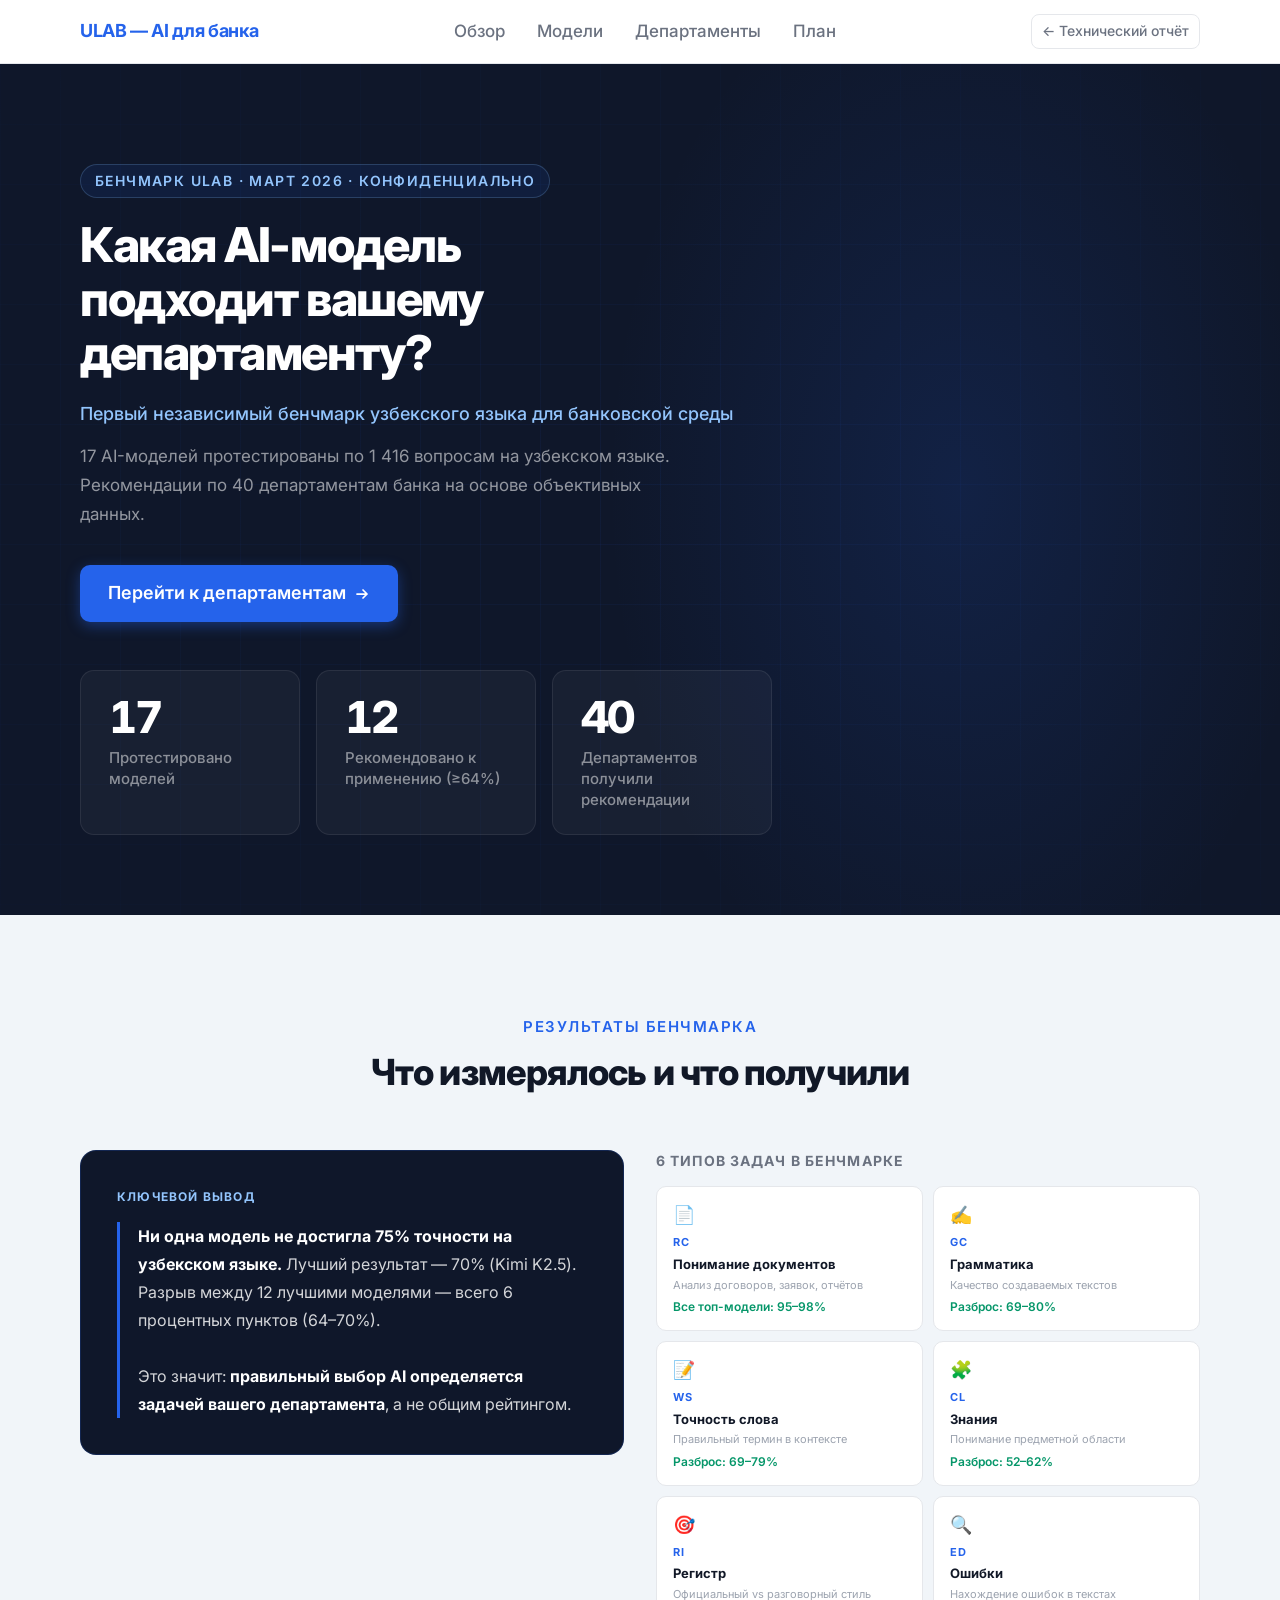
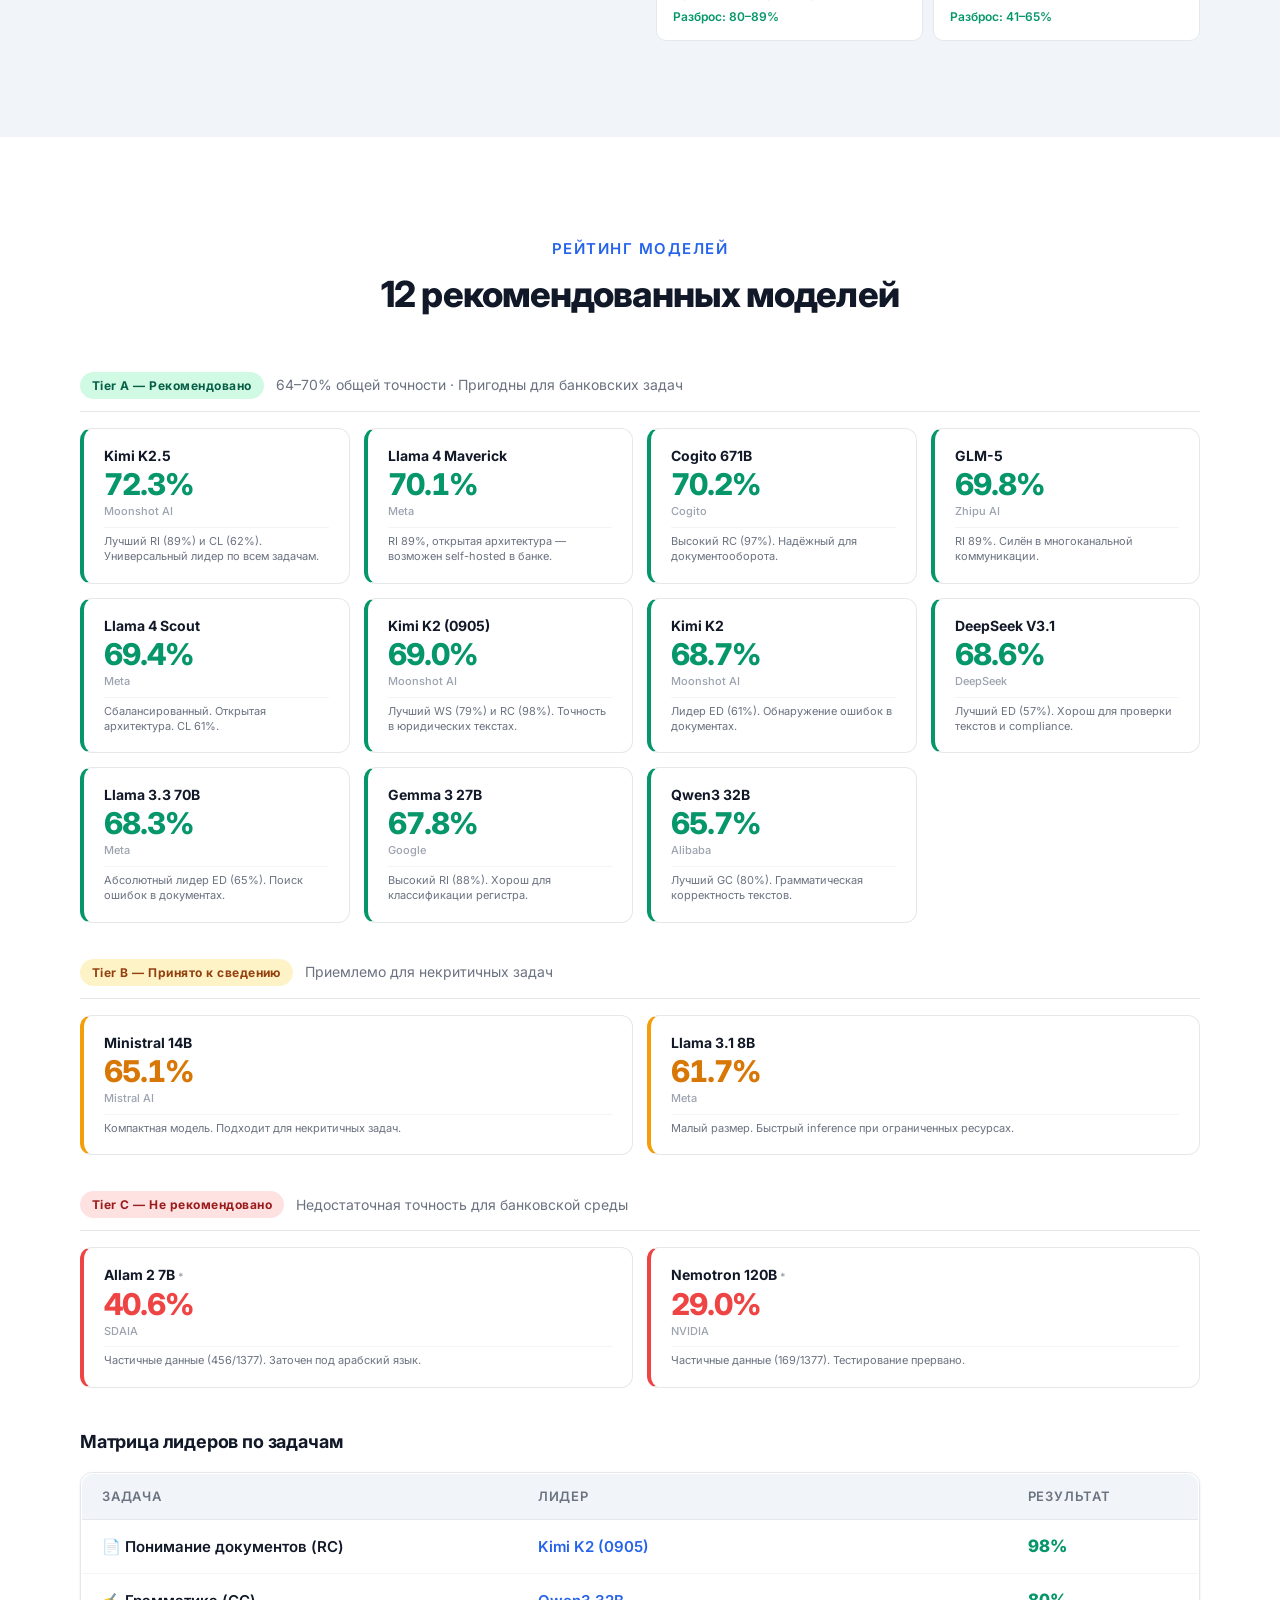
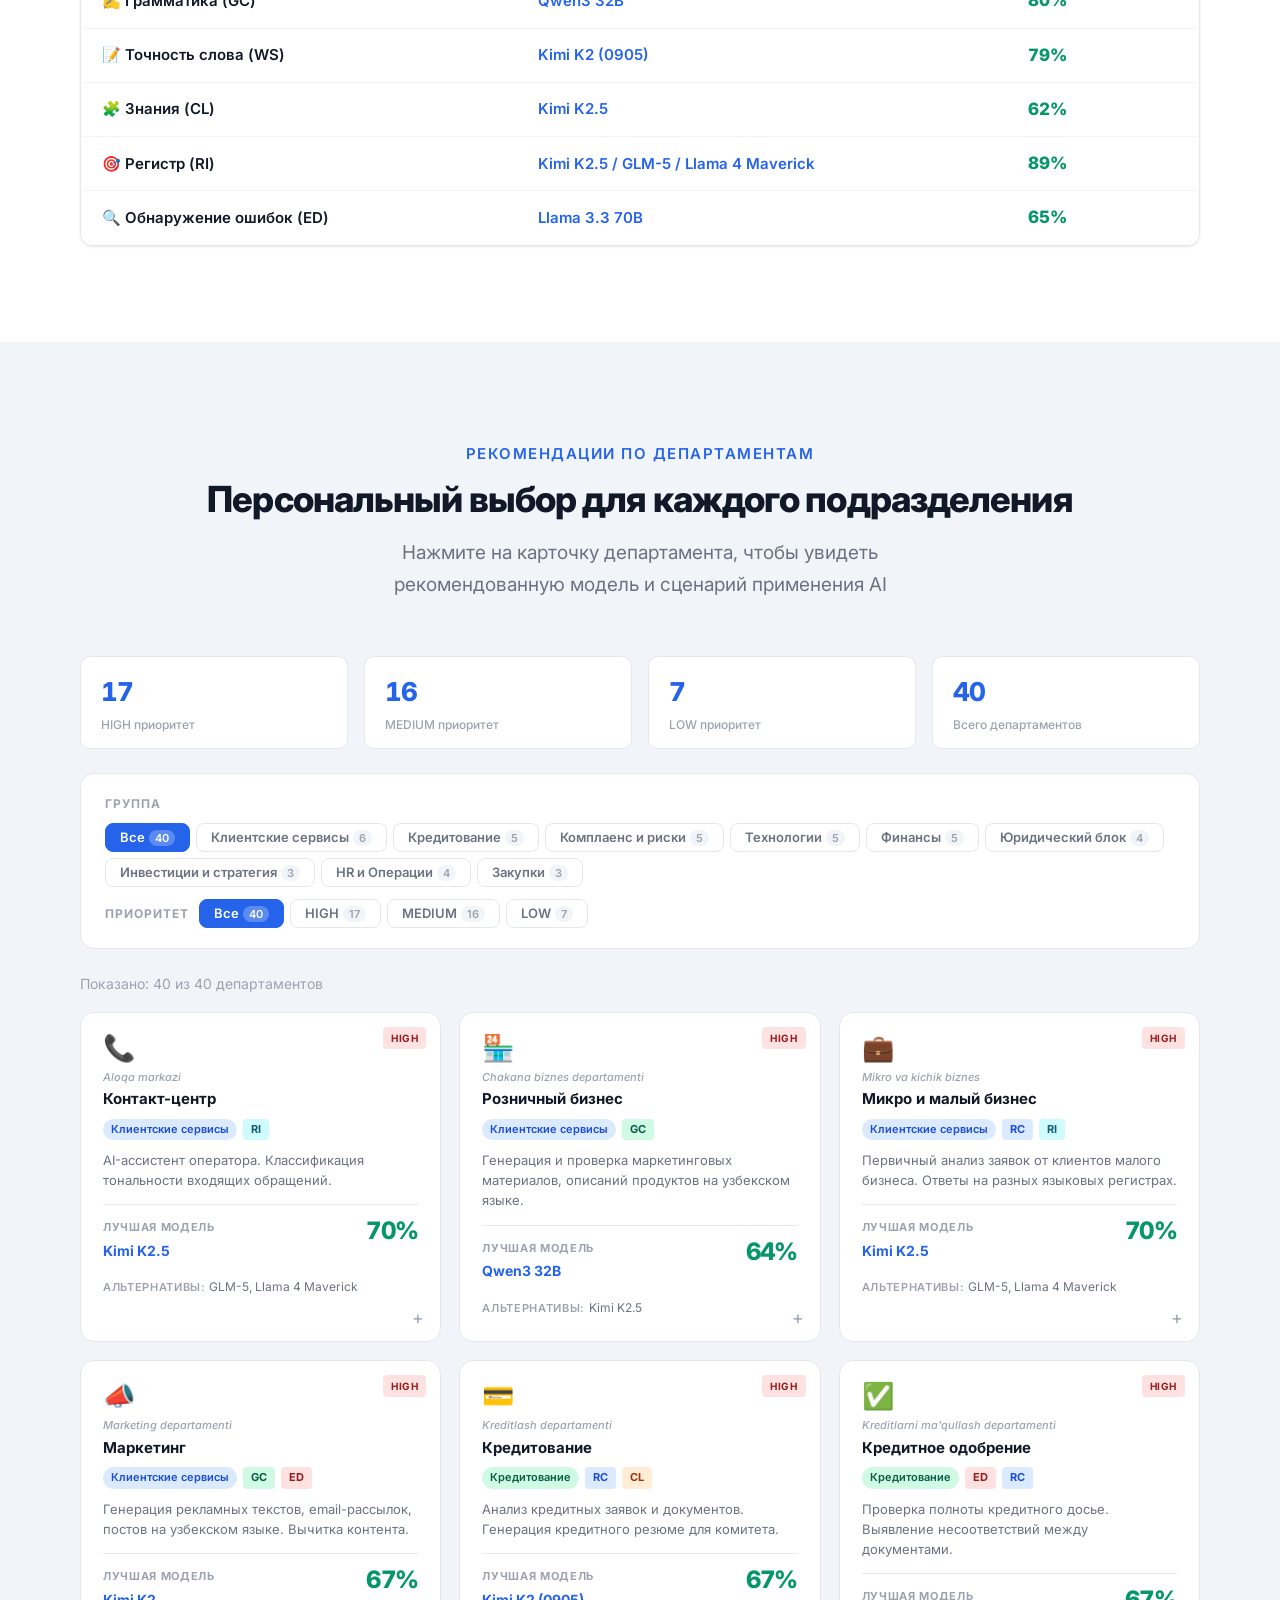
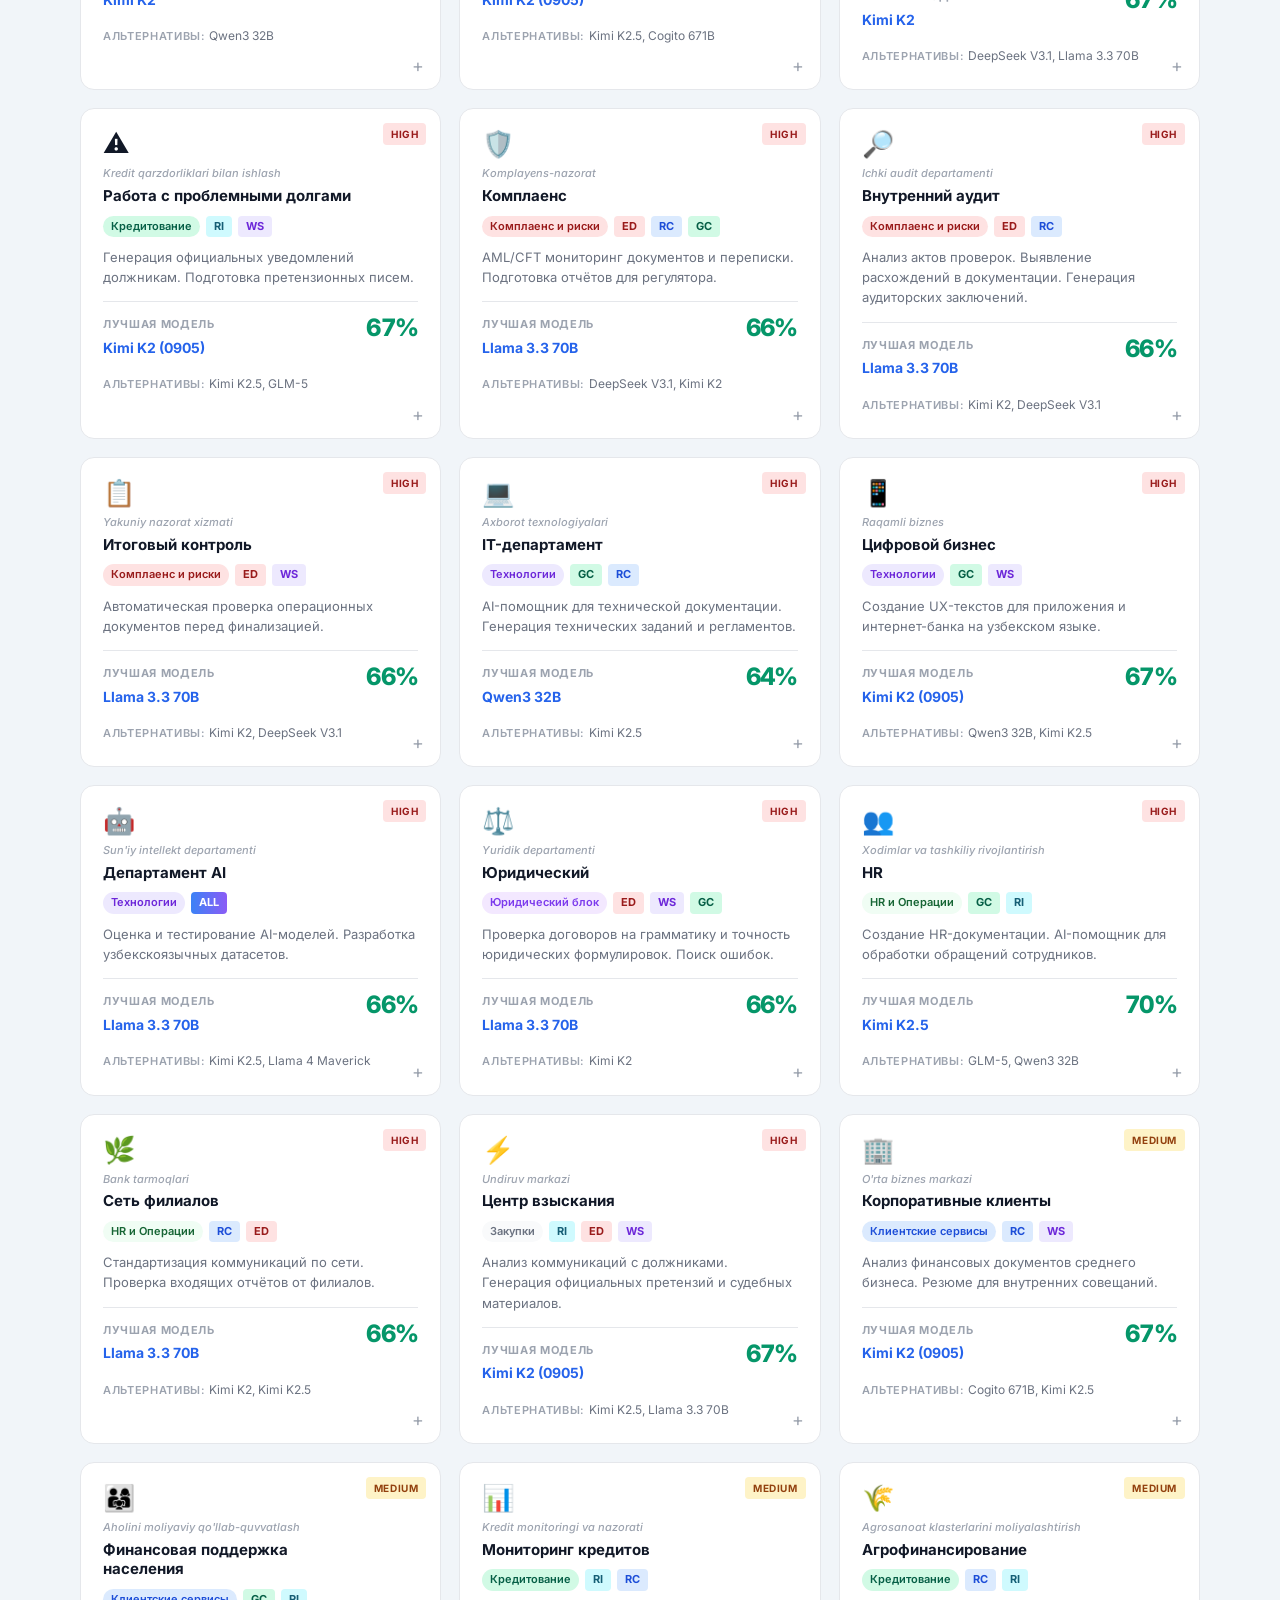
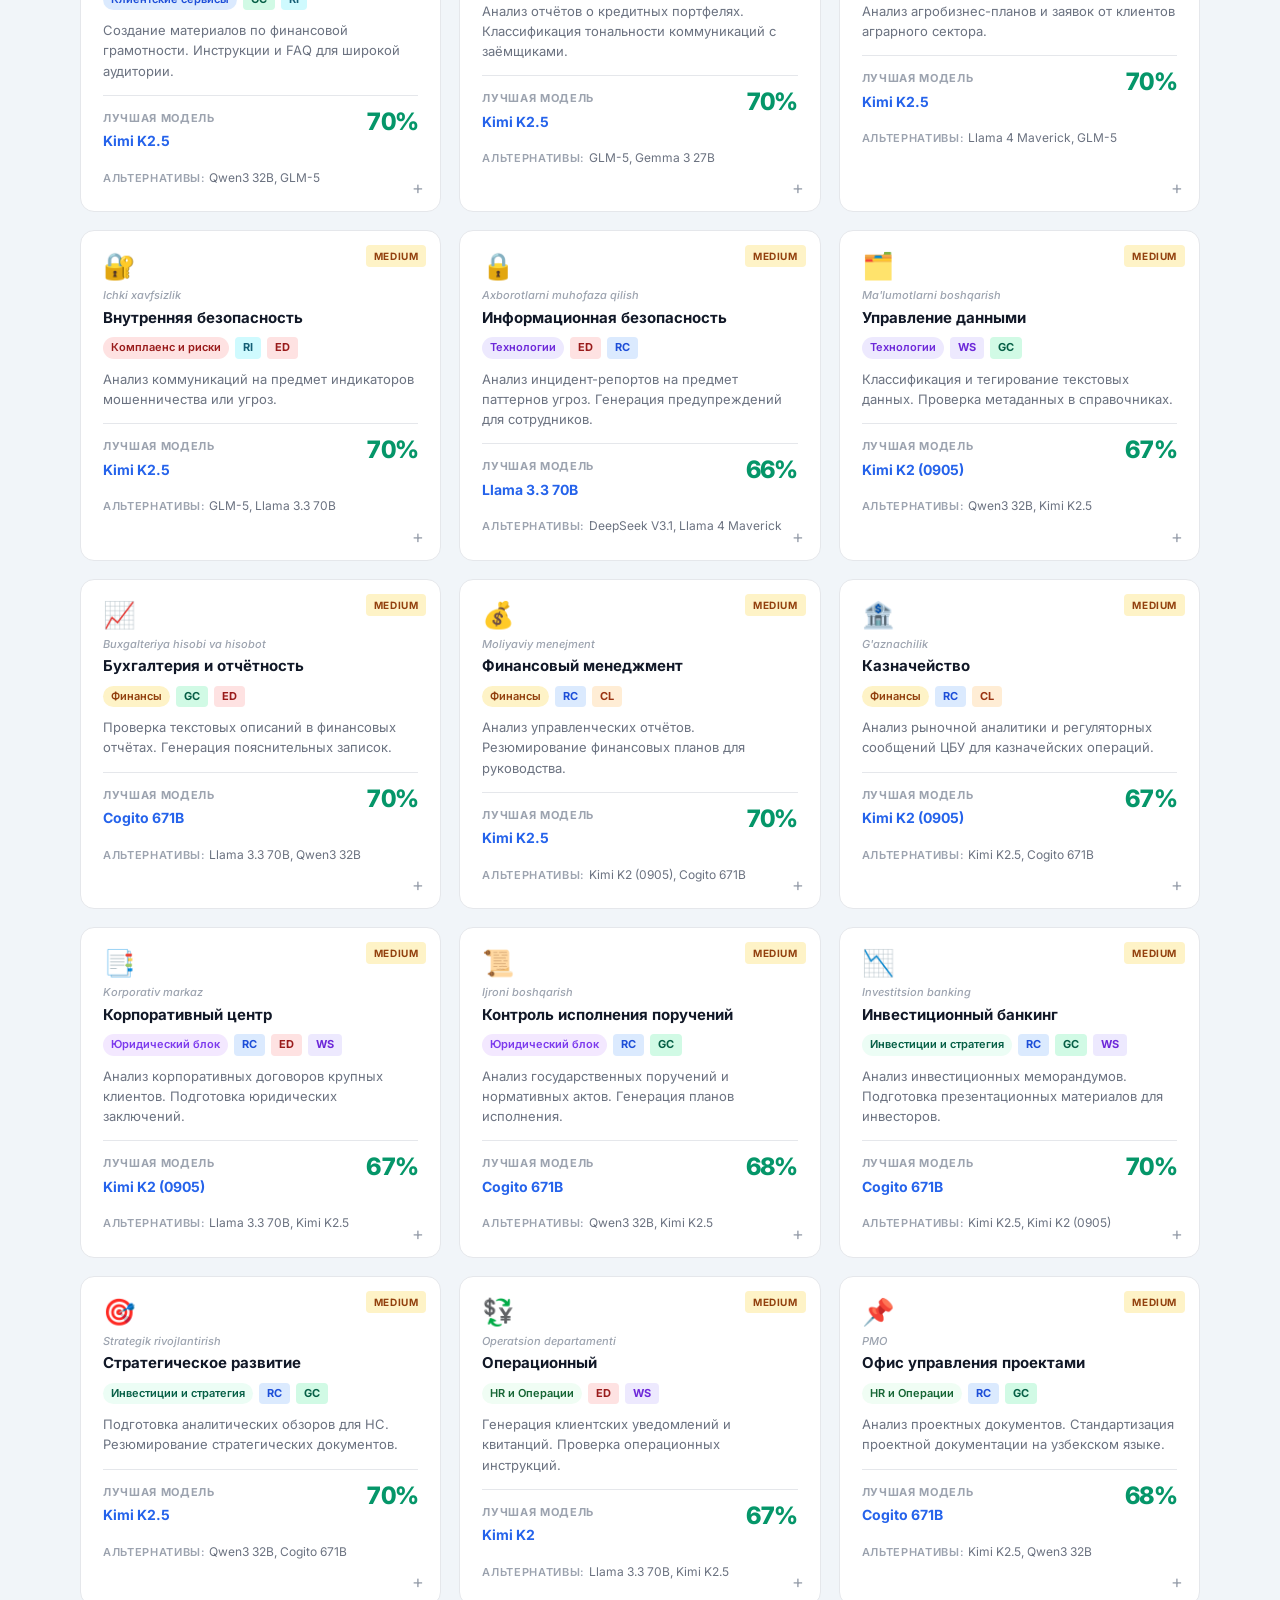
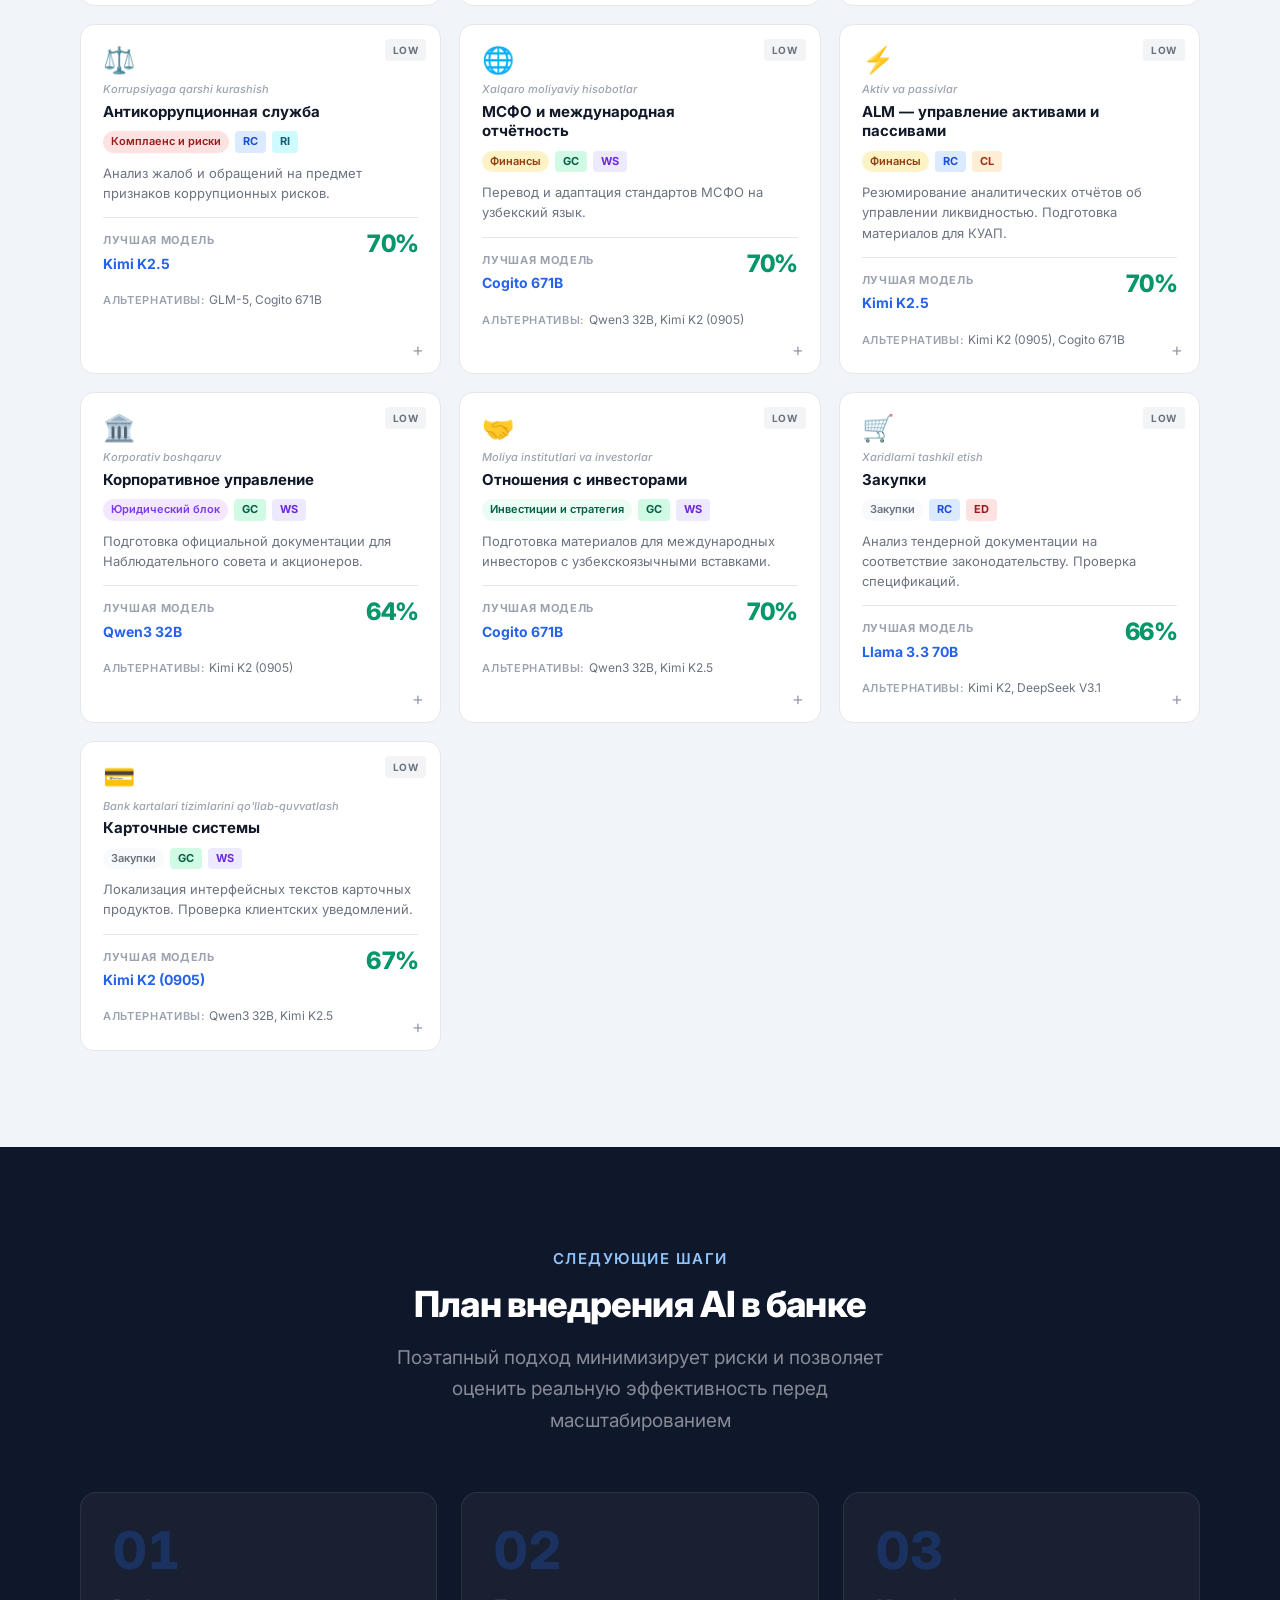
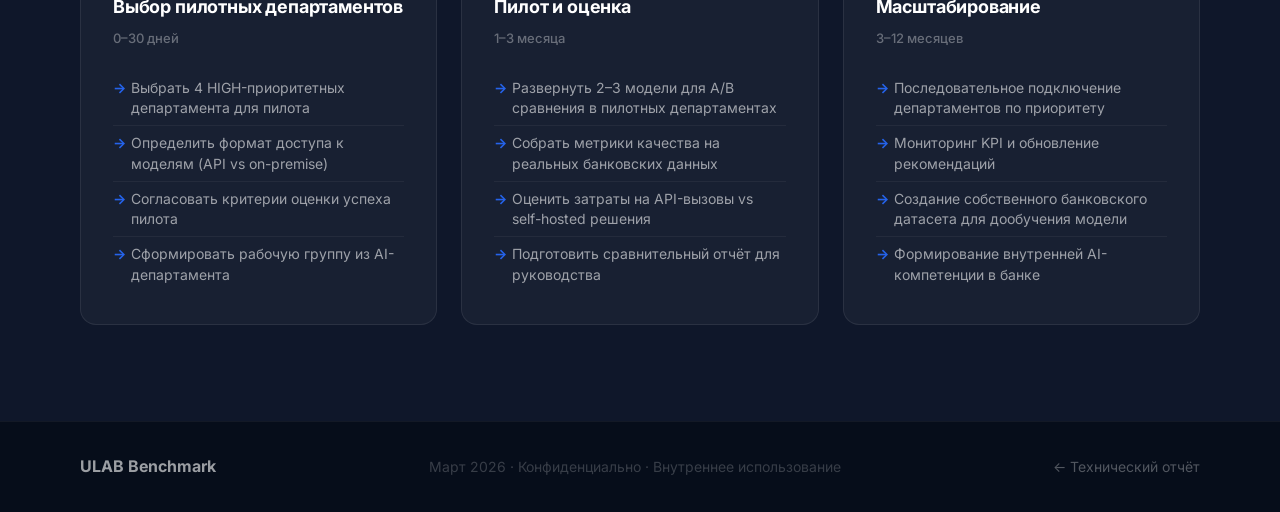
<file: exec.html>
<!DOCTYPE html>
<html lang="ru">
<head>
  <meta charset="UTF-8">
  <meta name="viewport" content="width=device-width, initial-scale=1.0">
  <title>ULAB — AI-модели для департаментов банка</title>
  <link rel="preconnect" href="https://fonts.googleapis.com">
  <link rel="preconnect" href="https://fonts.gstatic.com" crossorigin>
  <link href="https://fonts.googleapis.com/css2?family=Inter:ital,opsz,wght@0,14..32,400;0,14..32,500;0,14..32,600;0,14..32,700;0,14..32,800;1,14..32,400&display=swap" rel="stylesheet">
  <link rel="stylesheet" href="style.css">
  <style>
    /* ============================================================ */
    /* EXECUTIVE PAGE — ADDITIONAL STYLES */
    /* ============================================================ */

    /* Back link in header */
    .header-back {
      display: flex;
      align-items: center;
      gap: 6px;
      font-size: 14px;
      font-weight: 500;
      color: var(--text-secondary);
      text-decoration: none;
      padding: 5px 10px;
      border-radius: 8px;
      border: 1px solid var(--border);
      transition: color 0.15s, border-color 0.15s, background 0.15s;
      white-space: nowrap;
      flex-shrink: 0;
    }
    .header-back:hover {
      color: var(--primary);
      border-color: var(--primary-light);
      background: var(--primary-light);
    }

    /* ============================================================ */
    /* HERO (exec variant) */
    /* ============================================================ */
    .exec-hero {
      position: relative;
      background: var(--dark);
      overflow: hidden;
      padding: 100px 0 80px;
    }
    .exec-hero-bg {
      position: absolute;
      inset: 0;
      background-image:
        linear-gradient(rgba(37, 99, 235, 0.07) 1px, transparent 1px),
        linear-gradient(90deg, rgba(37, 99, 235, 0.07) 1px, transparent 1px);
      background-size: 60px 60px;
      mask-image: radial-gradient(ellipse 90% 80% at 50% 50%, black, transparent);
      -webkit-mask-image: radial-gradient(ellipse 90% 80% at 50% 50%, black, transparent);
    }
    .exec-hero-glow {
      position: absolute;
      top: -20%;
      right: -5%;
      width: 60%;
      height: 140%;
      background: radial-gradient(ellipse at center, rgba(37, 99, 235, 0.14) 0%, transparent 65%);
      pointer-events: none;
    }
    .exec-hero-inner {
      position: relative;
      z-index: 1;
    }
    .exec-hero-eyebrow {
      display: inline-flex;
      align-items: center;
      font-size: 14px;
      font-weight: 600;
      color: var(--primary-mid);
      letter-spacing: 0.1em;
      text-transform: uppercase;
      margin-bottom: 20px;
      padding: 5px 14px;
      border: 1px solid rgba(147, 197, 253, 0.2);
      border-radius: 20px;
      background: rgba(37, 99, 235, 0.1);
    }
    .exec-hero-title {
      font-size: 48px;
      font-weight: 800;
      color: #FFFFFF;
      line-height: 1.12;
      letter-spacing: -0.03em;
      margin-bottom: 20px;
      max-width: 700px;
    }
    .exec-hero-subtitle {
      font-size: 18px;
      font-weight: 500;
      color: var(--primary-mid);
      margin-bottom: 14px;
    }
    .exec-hero-description {
      font-size: 17px;
      color: rgba(255, 255, 255, 0.55);
      line-height: 1.7;
      max-width: 600px;
      margin-bottom: 36px;
    }
    .exec-hero-stats {
      display: grid;
      grid-template-columns: repeat(3, 220px);
      gap: 16px;
      margin-top: 48px;
    }
    .exec-stat-card {
      background: rgba(255, 255, 255, 0.04);
      border: 1px solid rgba(255, 255, 255, 0.08);
      border-radius: 14px;
      padding: 24px 28px;
      transition: border-color 0.2s, background 0.2s;
    }
    .exec-stat-card:hover {
      border-color: rgba(59, 130, 246, 0.3);
      background: rgba(37, 99, 235, 0.08);
    }
    .exec-stat-number {
      font-size: 44px;
      font-weight: 800;
      color: #FFFFFF;
      letter-spacing: -0.04em;
      line-height: 1;
      margin-bottom: 8px;
      font-variant-numeric: tabular-nums;
    }
    .exec-stat-label {
      font-size: 15px;
      font-weight: 500;
      color: rgba(255, 255, 255, 0.5);
      line-height: 1.4;
    }

    /* ============================================================ */
    /* OVERVIEW SECTION */
    /* ============================================================ */
    .overview-grid {
      display: grid;
      grid-template-columns: 1fr 1fr;
      gap: 32px;
      align-items: start;
    }
    .insight-card {
      background: #0F172A;
      border: 1px solid rgba(37, 99, 235, 0.2);
      color: white;
      border-radius: 16px;
      padding: 36px;
    }
    .insight-card-eyebrow {
      font-size: 12px;
      font-weight: 700;
      letter-spacing: 0.1em;
      text-transform: uppercase;
      color: var(--primary-mid);
      margin-bottom: 16px;
    }
    .insight-card blockquote {
      font-size: 16px;
      line-height: 1.75;
      color: rgba(255, 255, 255, 0.82);
      font-style: normal;
      border-left: 3px solid var(--primary);
      padding-left: 18px;
      margin: 0;
    }
    .insight-card blockquote strong {
      color: #fff;
    }
    .task-types-header {
      font-size: 14px;
      font-weight: 700;
      color: var(--text-secondary);
      text-transform: uppercase;
      letter-spacing: 0.08em;
      margin-bottom: 14px;
    }
    .task-types-grid {
      display: grid;
      grid-template-columns: 1fr 1fr;
      gap: 10px;
    }
    .task-type-card {
      background: white;
      border: 1px solid var(--border);
      border-radius: 10px;
      padding: 14px 16px;
      transition: border-color 0.15s, box-shadow 0.15s;
    }
    .task-type-card:hover {
      border-color: var(--primary-light);
      box-shadow: 0 2px 10px rgba(37, 99, 235, 0.08);
    }
    .task-type-icon { font-size: 18px; margin-bottom: 4px; }
    .task-type-code {
      font-size: 11px;
      font-weight: 700;
      color: var(--primary);
      letter-spacing: 0.08em;
      text-transform: uppercase;
    }
    .task-type-name {
      font-size: 13px;
      font-weight: 700;
      color: var(--text);
      margin: 2px 0 3px;
    }
    .task-type-desc {
      font-size: 11px;
      color: var(--text-muted);
      margin-bottom: 4px;
      line-height: 1.4;
    }
    .task-type-range {
      font-size: 12px;
      font-weight: 600;
      color: var(--success);
    }

    /* ============================================================ */
    /* MODELS SECTION */
    /* ============================================================ */
    .model-tier { margin-bottom: 36px; }
    .tier-header {
      display: flex;
      align-items: center;
      gap: 12px;
      margin-bottom: 16px;
      padding-bottom: 12px;
      border-bottom: 1px solid var(--border);
    }
    .tier-badge {
      font-size: 12px;
      font-weight: 700;
      padding: 4px 12px;
      border-radius: 20px;
      letter-spacing: 0.04em;
    }
    .tier-a { background: #D1FAE5; color: #065F46; }
    .tier-b { background: #FEF3C7; color: #92400E; }
    .tier-c { background: #FEE2E2; color: #991B1B; }
    .tier-desc {
      font-size: 14px;
      color: var(--text-secondary);
      font-weight: 400;
    }
    .models-grid {
      display: grid;
      grid-template-columns: repeat(4, 1fr);
      gap: 14px;
    }
    .models-grid--small {
      grid-template-columns: repeat(2, 1fr);
    }
    .model-card {
      background: white;
      border: 1px solid var(--border);
      border-radius: 12px;
      padding: 18px 20px;
      border-left: 4px solid #059669;
      transition: box-shadow 0.2s, transform 0.2s;
    }
    .model-card:hover {
      box-shadow: 0 4px 16px rgba(0,0,0,0.08);
      transform: translateY(-2px);
    }
    .model-card--b { border-left-color: #F59E0B; }
    .model-card--c { border-left-color: #EF4444; }
    .model-card-name {
      font-size: 14px;
      font-weight: 700;
      color: var(--text);
      margin-bottom: 4px;
      line-height: 1.3;
    }
    .model-card-score {
      font-size: 30px;
      font-weight: 800;
      color: #059669;
      letter-spacing: -0.03em;
      line-height: 1;
      margin-bottom: 4px;
      font-variant-numeric: tabular-nums;
    }
    .model-card-score--b { color: #D97706; }
    .model-card-score--c { color: #EF4444; }
    .model-card-provider {
      font-size: 11px;
      color: var(--text-muted);
      font-weight: 500;
      margin-bottom: 6px;
    }
    .model-card-strength {
      font-size: 11px;
      color: var(--text-secondary);
      line-height: 1.4;
      padding-top: 6px;
      border-top: 1px solid var(--border-light);
    }

    /* Task leaders table */
    .leaders-table-wrap {
      margin-top: 40px;
    }
    .leaders-table-title {
      font-size: 18px;
      font-weight: 700;
      color: var(--text);
      margin-bottom: 16px;
      letter-spacing: -0.01em;
    }
    .leaders-table {
      width: 100%;
      border-collapse: collapse;
      font-size: 15px;
      background: white;
      border-radius: 12px;
      overflow: hidden;
      border: 1px solid var(--border);
    }
    .leaders-table thead tr {
      background: var(--bg-gray);
    }
    .leaders-table th {
      padding: 12px 20px;
      font-size: 13px;
      font-weight: 600;
      color: var(--text-secondary);
      text-transform: uppercase;
      letter-spacing: 0.06em;
      text-align: left;
      border-bottom: 1px solid var(--border);
    }
    .leaders-table td {
      padding: 13px 20px;
      border-bottom: 1px solid var(--border-light);
      color: var(--text);
    }
    .leaders-table tbody tr:last-child td { border-bottom: none; }
    .leaders-table tbody tr:hover { background: var(--bg-secondary); }
    .leaders-table .td-task { font-weight: 600; color: var(--text); }
    .leaders-table .td-model { color: var(--primary); font-weight: 600; }
    .leaders-table .td-score { font-weight: 800; color: #059669; font-size: 17px; font-variant-numeric: tabular-nums; }

    /* ============================================================ */
    /* FILTER BAR */
    /* ============================================================ */
    .filter-section {
      background: white;
      border: 1px solid var(--border);
      border-radius: 14px;
      padding: 20px 24px;
      margin-bottom: 24px;
    }
    .filter-row {
      display: flex;
      align-items: center;
      gap: 10px;
      flex-wrap: wrap;
    }
    .filter-row + .filter-row { margin-top: 12px; }
    .filter-label {
      font-size: 12px;
      font-weight: 700;
      color: var(--text-muted);
      text-transform: uppercase;
      letter-spacing: 0.08em;
      white-space: nowrap;
      min-width: 80px;
    }
    .filter-bar { display: flex; flex-wrap: wrap; gap: 6px; }
    .filter-btn {
      font-size: 13px;
      font-weight: 600;
      padding: 5px 14px;
      border-radius: 8px;
      border: 1.5px solid var(--border);
      background: white;
      cursor: pointer;
      transition: all 0.15s;
      color: var(--text-secondary);
      font-family: inherit;
    }
    .filter-btn:hover {
      border-color: var(--primary);
      color: var(--primary);
    }
    .filter-btn.active {
      background: var(--primary);
      border-color: var(--primary);
      color: white;
    }
    .filter-btn .count {
      display: inline-block;
      font-size: 11px;
      background: rgba(255,255,255,0.25);
      border-radius: 20px;
      padding: 1px 6px;
      margin-left: 4px;
    }
    .filter-btn:not(.active) .count {
      background: var(--bg-gray);
      color: var(--text-muted);
    }

    /* Stats row above cards */
    .dept-stats-row {
      display: flex;
      gap: 16px;
      margin-bottom: 24px;
    }
    .dept-stat {
      background: white;
      border: 1px solid var(--border);
      border-radius: 10px;
      padding: 14px 20px;
      flex: 1;
    }
    .dept-stat-num {
      font-size: 26px;
      font-weight: 800;
      color: var(--primary);
      letter-spacing: -0.03em;
      font-variant-numeric: tabular-nums;
    }
    .dept-stat-label {
      font-size: 12px;
      color: var(--text-muted);
      font-weight: 500;
      margin-top: 2px;
    }
    .results-count {
      font-size: 14px;
      color: var(--text-muted);
      margin-bottom: 16px;
    }

    /* ============================================================ */
    /* DEPARTMENT CARDS */
    /* ============================================================ */
    .dept-grid {
      display: grid;
      grid-template-columns: repeat(3, 1fr);
      gap: 18px;
    }
    .dept-card {
      background: white;
      border: 1px solid var(--border);
      border-radius: 14px;
      padding: 22px 22px 20px;
      cursor: pointer;
      transition: border-color 0.2s, box-shadow 0.2s, transform 0.2s;
      position: relative;
    }
    .dept-card:hover {
      border-color: var(--primary);
      box-shadow: 0 4px 20px rgba(37, 99, 235, 0.1);
      transform: translateY(-2px);
    }
    .dept-card.expanded {
      border-color: var(--primary);
      background: #F8FAFF;
    }

    /* Priority badge */
    .priority-badge {
      position: absolute;
      top: 14px;
      right: 14px;
      font-size: 10px;
      font-weight: 700;
      padding: 3px 8px;
      border-radius: 4px;
      letter-spacing: 0.06em;
      text-transform: uppercase;
    }
    .priority-high   { background: #FEE2E2; color: #991B1B; }
    .priority-medium { background: #FEF3C7; color: #92400E; }
    .priority-low    { background: #F3F4F6; color: #6B7280; }

    /* Card content */
    .dept-icon { font-size: 26px; margin-bottom: 8px; line-height: 1; }
    .dept-name-uz {
      font-size: 11px;
      color: var(--text-muted);
      font-weight: 500;
      margin-bottom: 3px;
      font-style: italic;
    }
    .dept-name-ru {
      font-size: 15px;
      font-weight: 700;
      color: var(--text);
      margin-bottom: 10px;
      padding-right: 56px;
      line-height: 1.3;
    }
    .dept-badges {
      display: flex;
      align-items: center;
      gap: 6px;
      flex-wrap: wrap;
      margin-bottom: 10px;
    }
    .dept-group-tag {
      display: inline-block;
      font-size: 11px;
      font-weight: 600;
      padding: 2px 8px;
      border-radius: 20px;
    }
    .dept-task-badge {
      display: inline-block;
      font-size: 11px;
      font-weight: 700;
      padding: 2px 8px;
      border-radius: 4px;
    }
    /* Task badge colors */
    .task-RC  { background: #DBEAFE; color: #1D4ED8; }
    .task-GC  { background: #D1FAE5; color: #065F46; }
    .task-WS  { background: #EDE9FE; color: #6D28D9; }
    .task-CL  { background: #FFEDD5; color: #9A3412; }
    .task-RI  { background: #CFFAFE; color: #155E75; }
    .task-ED  { background: #FEE2E2; color: #991B1B; }
    .task-ALL { background: linear-gradient(90deg, #3B82F6, #8B5CF6); color: white; }

    /* Group tag colors */
    .group-customer   { background: #DBEAFE; color: #1D4ED8; }
    .group-credit     { background: #D1FAE5; color: #065F46; }
    .group-risk       { background: #FEE2E2; color: #991B1B; }
    .group-tech       { background: #EDE9FE; color: #6D28D9; }
    .group-finance    { background: #FEF3C7; color: #92400E; }
    .group-legal      { background: #F3E8FF; color: #7C3AED; }
    .group-investment { background: #ECFDF5; color: #065F46; }
    .group-hr         { background: #F0FDF4; color: #166534; }
    .group-other      { background: #F9FAFB; color: #6B7280; }

    .dept-scenario {
      font-size: 13px;
      color: var(--text-secondary);
      line-height: 1.55;
      margin-bottom: 14px;
    }
    .dept-divider {
      border: none;
      border-top: 1px solid var(--border);
      margin: 14px 0;
    }

    /* Best model block */
    .dept-model-block { display: flex; align-items: flex-start; justify-content: space-between; gap: 8px; }
    .dept-model-left {}
    .dept-model-label {
      font-size: 11px;
      color: var(--text-muted);
      font-weight: 700;
      text-transform: uppercase;
      letter-spacing: 0.06em;
      margin-bottom: 3px;
    }
    .dept-model-name {
      font-size: 14px;
      font-weight: 700;
      color: var(--primary);
    }
    .dept-model-score {
      font-size: 24px;
      font-weight: 800;
      color: #059669;
      letter-spacing: -0.03em;
      font-variant-numeric: tabular-nums;
      line-height: 1;
    }

    /* Alternatives collapsed */
    .dept-alts-preview {
      margin-top: 8px;
    }
    .dept-alts-label {
      font-size: 11px;
      color: var(--text-muted);
      font-weight: 600;
      text-transform: uppercase;
      letter-spacing: 0.06em;
    }
    .dept-alts-names {
      font-size: 12px;
      color: var(--text-secondary);
    }

    /* Expanded content */
    .dept-expanded-content {
      display: none;
      margin-top: 14px;
    }
    .dept-card.expanded .dept-expanded-content {
      display: block;
      animation: fadeIn 0.25s ease;
    }
    .dept-expanded-divider {
      border: none;
      border-top: 1px solid var(--border);
      margin: 14px 0;
    }
    .dept-why-task {
      font-size: 12px;
      color: var(--text-secondary);
      margin-bottom: 10px;
      line-height: 1.55;
    }
    .dept-full-scenario {
      font-size: 13px;
      color: var(--text);
      line-height: 1.6;
      margin-bottom: 12px;
    }
    .dept-model-why {
      font-size: 12px;
      color: #374151;
      line-height: 1.55;
      margin-bottom: 12px;
      background: #EFF6FF;
      padding: 10px 12px;
      border-radius: 8px;
      border-left: 3px solid var(--primary);
    }
    .dept-model-why strong { color: var(--primary); }
    .dept-alternatives {
      font-size: 13px;
      color: var(--text);
    }
    .dept-alternatives-label {
      font-size: 11px;
      font-weight: 700;
      color: var(--text-muted);
      text-transform: uppercase;
      letter-spacing: 0.06em;
      margin-bottom: 6px;
    }
    .dept-alternatives ul {
      margin: 0;
      padding-left: 16px;
    }
    .dept-alternatives li {
      font-size: 12px;
      color: var(--text-secondary);
      margin-bottom: 3px;
      line-height: 1.4;
    }
    .dept-card-expand-hint {
      position: absolute;
      bottom: 14px;
      right: 16px;
      font-size: 18px;
      color: var(--text-muted);
      transition: color 0.2s;
      line-height: 1;
    }
    .dept-card:hover .dept-card-expand-hint { color: var(--primary); }
    .dept-card.expanded .dept-card-expand-hint { color: var(--primary); }

    /* ============================================================ */
    /* PLAN SECTION */
    /* ============================================================ */
    .phases-grid {
      display: grid;
      grid-template-columns: repeat(3, 1fr);
      gap: 24px;
    }
    .phase-card {
      background: rgba(255, 255, 255, 0.04);
      border: 1px solid rgba(255, 255, 255, 0.08);
      border-radius: 16px;
      padding: 32px;
      transition: border-color 0.2s, background 0.2s, transform 0.2s;
    }
    .phase-card:hover {
      border-color: rgba(59, 130, 246, 0.3);
      background: rgba(37, 99, 235, 0.06);
      transform: translateY(-3px);
    }
    .phase-number {
      font-size: 52px;
      font-weight: 800;
      color: rgba(37, 99, 235, 0.25);
      line-height: 1;
      margin-bottom: 16px;
      font-variant-numeric: tabular-nums;
    }
    .phase-title {
      font-size: 18px;
      font-weight: 700;
      color: #FFFFFF;
      margin-bottom: 6px;
      letter-spacing: -0.01em;
    }
    .phase-timeline {
      font-size: 13px;
      color: rgba(255, 255, 255, 0.35);
      margin-bottom: 22px;
      font-weight: 500;
    }
    .phase-list {
      list-style: none;
      padding: 0;
      margin: 0;
    }
    .phase-list li {
      font-size: 14px;
      color: rgba(255, 255, 255, 0.58);
      padding: 7px 0 7px 18px;
      border-bottom: 1px solid rgba(255, 255, 255, 0.05);
      position: relative;
      line-height: 1.45;
    }
    .phase-list li::before {
      content: '→';
      position: absolute;
      left: 0;
      color: var(--primary);
      font-weight: 700;
    }
    .phase-list li:last-child { border-bottom: none; }

    /* ============================================================ */
    /* FOOTER */
    /* ============================================================ */
    .exec-footer {
      background: #060D1A;
      padding: 32px 0;
      border-top: 1px solid rgba(255, 255, 255, 0.05);
    }
    .exec-footer-inner {
      display: flex;
      align-items: center;
      justify-content: space-between;
      gap: 20px;
      flex-wrap: wrap;
    }
    .exec-footer-brand {
      font-size: 16px;
      font-weight: 700;
      color: rgba(255, 255, 255, 0.6);
    }
    .exec-footer-text {
      font-size: 14px;
      color: rgba(255, 255, 255, 0.2);
    }
    .exec-footer-link {
      font-size: 14px;
      color: rgba(255, 255, 255, 0.3);
      text-decoration: none;
      transition: color 0.15s;
    }
    .exec-footer-link:hover { color: rgba(255, 255, 255, 0.6); }

    /* ============================================================ */
    /* EMPTY STATE */
    /* ============================================================ */
    .dept-empty {
      grid-column: 1 / -1;
      text-align: center;
      padding: 60px 20px;
      color: var(--text-muted);
    }
    .dept-empty-icon { font-size: 40px; margin-bottom: 12px; }
    .dept-empty-text { font-size: 16px; font-weight: 500; }

    /* ============================================================ */
    /* REVEAL ANIMATION */
    /* ============================================================ */
    .reveal { opacity: 0; transform: translateY(20px); transition: opacity 0.55s ease, transform 0.55s ease; }
    .reveal.visible { opacity: 1; transform: translateY(0); }

    /* ============================================================ */
    /* RESPONSIVE — TABLET (≤900px) */
    /* ============================================================ */
    @media (max-width: 900px) {
      html, body { overflow-x: hidden; max-width: 100%; }
      .exec-hero { padding: 72px 0 56px; }
      .exec-hero-title { font-size: 36px; }
      .exec-hero-stats { grid-template-columns: repeat(3, 1fr) !important; }
      .overview-grid { grid-template-columns: 1fr; gap: 20px; }
      .models-grid { grid-template-columns: repeat(2, 1fr); }
      .dept-grid { grid-template-columns: repeat(2, 1fr) !important; }
      .phases-grid { grid-template-columns: 1fr 1fr; }
    }

    /* ============================================================ */
    /* RESPONSIVE — MOBILE (≤600px) */
    /* ============================================================ */
    @media (max-width: 600px) {
      html, body { overflow-x: hidden !important; max-width: 100%; }
      img, canvas { max-width: 100%; }

      /* Hero */
      .exec-hero { padding: 48px 0 36px; }
      .exec-hero-title { font-size: 26px; }
      .exec-hero-subtitle { font-size: 15px; }
      .exec-hero-description { font-size: 14px; margin-bottom: 24px; }
      .exec-hero-stats {
        grid-template-columns: 1fr 1fr !important;
        margin-top: 28px;
        min-width: 0;
      }
      .exec-hero-stats > * { min-width: 0; width: 100%; }
      .exec-stat-card { padding: 16px 18px; }
      .exec-stat-number { font-size: 28px; }
      .exec-stat-label { font-size: 12px; }

      /* Header */
      .header { height: auto; padding: 10px 0; }
      .header-inner { flex-wrap: wrap; height: auto; padding: 0 16px; gap: 8px; }
      .header-nav {
        order: 3; width: 100%;
        overflow-x: auto; -webkit-overflow-scrolling: touch;
        scrollbar-width: none; white-space: nowrap;
        display: flex; gap: 2px; padding-bottom: 4px;
      }
      .header-nav::-webkit-scrollbar { display: none; }
      .nav-link { font-size: 13px; padding: 5px 10px; white-space: nowrap; }
      .header-back { display: none; }

      /* Sections */
      .container { padding: 0 16px; }
      .section { padding: 48px 0; }
      .section-title { font-size: 24px; }
      .section-description { font-size: 15px; }

      /* Overview */
      .overview-grid { grid-template-columns: 1fr; }
      .insight-card { padding: 22px; }
      .task-types-grid { grid-template-columns: 1fr 1fr; }

      /* Models */
      .models-grid { grid-template-columns: 1fr 1fr !important; gap: 10px; }
      .models-grid--small { grid-template-columns: 1fr !important; }
      .model-card { padding: 14px 16px; }
      .model-card-score { font-size: 24px; }

      /* Leaders table */
      .leaders-table-wrap { overflow-x: auto; -webkit-overflow-scrolling: touch; }
      .leaders-table { font-size: 13px; min-width: 480px; }
      .leaders-table th,
      .leaders-table td { padding: 10px 12px; white-space: nowrap; }

      /* Filter */
      .filter-section { padding: 14px 16px; }
      .filter-row { flex-wrap: wrap; }
      .dept-stats-row { gap: 8px; flex-wrap: wrap; }
      .dept-stat { padding: 12px 14px; min-width: 120px; }
      .dept-stat-num { font-size: 20px; }

      /* Dept cards */
      .dept-grid { grid-template-columns: 1fr !important; }
      .dept-card { padding: 18px; }
      .dept-name-ru { font-size: 14px; padding-right: 50px; }
      .dept-model-score { font-size: 20px; }
      .dept-expanded-content { overflow-x: hidden; }
      .dept-card-expand-hint { min-width: 44px; min-height: 44px; display: flex; align-items: center; justify-content: center; }

      /* Plan */
      .phases-grid { grid-template-columns: 1fr !important; }
      .phase-card { padding: 22px; }
      .phase-number { font-size: 40px; }

      /* Buttons */
      .btn-primary, .filter-btn { min-height: 44px; }

      /* Footer */
      .exec-footer-inner { flex-direction: column; gap: 10px; }
    }
  </style>
  <script src="exec.js" defer></script>
</head>
<body>

  <!-- ============================================================ -->
  <!-- HEADER -->
  <!-- ============================================================ -->
  <header class="header" id="execHeader">
    <div class="header-inner">
      <a href="#" class="header-brand">
        <span class="header-title">ULAB — AI для банка</span>
      </a>
      <nav class="header-nav">
        <a href="#overview" class="nav-link">Обзор</a>
        <a href="#models" class="nav-link">Модели</a>
        <a href="#departments" class="nav-link">Департаменты</a>
        <a href="#plan" class="nav-link">План</a>
      </nav>
      <a href="index.html" class="header-back">
        ← Технический отчёт
      </a>
    </div>
  </header>

  <!-- ============================================================ -->
  <!-- HERO -->
  <!-- ============================================================ -->
  <section class="exec-hero">
    <div class="exec-hero-bg"></div>
    <div class="exec-hero-glow"></div>
    <div class="container exec-hero-inner">
      <div class="exec-hero-eyebrow">Бенчмарк ULAB · Март 2026 · Конфиденциально</div>
      <h1 class="exec-hero-title">Какая AI-модель подходит&nbsp;вашему департаменту?</h1>
      <p class="exec-hero-subtitle">Первый независимый бенчмарк узбекского языка для банковской среды</p>
      <p class="exec-hero-description">
        17 AI-моделей протестированы по 1&nbsp;416 вопросам на узбекском языке. Рекомендации по 40 департаментам банка на основе объективных данных.
      </p>
      <a href="#departments" class="btn-primary">
        Перейти к департаментам
        <svg width="16" height="16" viewBox="0 0 16 16" fill="none">
          <path d="M3 8h10M9 4l4 4-4 4" stroke="currentColor" stroke-width="1.75" stroke-linecap="round" stroke-linejoin="round"/>
        </svg>
      </a>
      <div class="exec-hero-stats">
        <div class="exec-stat-card">
          <div class="exec-stat-number">17</div>
          <div class="exec-stat-label">Протестировано моделей</div>
        </div>
        <div class="exec-stat-card">
          <div class="exec-stat-number">12</div>
          <div class="exec-stat-label">Рекомендовано к применению (≥64%)</div>
        </div>
        <div class="exec-stat-card">
          <div class="exec-stat-number">40</div>
          <div class="exec-stat-label">Департаментов получили рекомендации</div>
        </div>
      </div>
    </div>
  </section>

  <!-- ============================================================ -->
  <!-- SECTION: BENCHMARK OVERVIEW -->
  <!-- ============================================================ -->
  <section class="section section--gray" id="overview">
    <div class="container">
      <div class="section-header">
        <div class="section-eyebrow">Результаты бенчмарка</div>
        <h2 class="section-title">Что измерялось и что получили</h2>
      </div>

      <div class="overview-grid reveal">
        <!-- Left: Key Insight -->
        <div class="insight-card">
          <div class="insight-card-eyebrow">Ключевой вывод</div>
          <blockquote>
            <strong>Ни одна модель не достигла 75% точности на узбекском языке.</strong> Лучший результат — 70% (Kimi K2.5). Разрыв между 12 лучшими моделями — всего 6 процентных пунктов (64–70%).
            <br><br>
            Это значит: <strong>правильный выбор AI определяется задачей вашего департамента</strong>, а не общим рейтингом.
          </blockquote>
        </div>

        <!-- Right: Task Types -->
        <div>
          <div class="task-types-header">6 типов задач в бенчмарке</div>
          <div class="task-types-grid">
            <div class="task-type-card">
              <div class="task-type-icon">📄</div>
              <div class="task-type-code">RC</div>
              <div class="task-type-name">Понимание документов</div>
              <div class="task-type-desc">Анализ договоров, заявок, отчётов</div>
              <div class="task-type-range">Все топ-модели: 95–98%</div>
            </div>
            <div class="task-type-card">
              <div class="task-type-icon">✍️</div>
              <div class="task-type-code">GC</div>
              <div class="task-type-name">Грамматика</div>
              <div class="task-type-desc">Качество создаваемых текстов</div>
              <div class="task-type-range">Разброс: 69–80%</div>
            </div>
            <div class="task-type-card">
              <div class="task-type-icon">📝</div>
              <div class="task-type-code">WS</div>
              <div class="task-type-name">Точность слова</div>
              <div class="task-type-desc">Правильный термин в контексте</div>
              <div class="task-type-range">Разброс: 69–79%</div>
            </div>
            <div class="task-type-card">
              <div class="task-type-icon">🧩</div>
              <div class="task-type-code">CL</div>
              <div class="task-type-name">Знания</div>
              <div class="task-type-desc">Понимание предметной области</div>
              <div class="task-type-range">Разброс: 52–62%</div>
            </div>
            <div class="task-type-card">
              <div class="task-type-icon">🎯</div>
              <div class="task-type-code">RI</div>
              <div class="task-type-name">Регистр</div>
              <div class="task-type-desc">Официальный vs разговорный стиль</div>
              <div class="task-type-range">Разброс: 80–89%</div>
            </div>
            <div class="task-type-card">
              <div class="task-type-icon">🔍</div>
              <div class="task-type-code">ED</div>
              <div class="task-type-name">Ошибки</div>
              <div class="task-type-desc">Нахождение ошибок в текстах</div>
              <div class="task-type-range">Разброс: 41–65%</div>
            </div>
          </div>
        </div>
      </div>
    </div>
  </section>

  <!-- ============================================================ -->
  <!-- SECTION: MODELS -->
  <!-- ============================================================ -->
  <section class="section section--light" id="models">
    <div class="container">
      <div class="section-header">
        <div class="section-eyebrow">Рейтинг моделей</div>
        <h2 class="section-title">12 рекомендованных моделей</h2>
      </div>

      <!-- Tier A -->
      <div class="model-tier reveal">
        <div class="tier-header">
          <span class="tier-badge tier-a">Tier A — Рекомендовано</span>
          <span class="tier-desc">64–70% общей точности · Пригодны для банковских задач</span>
        </div>
        <div class="models-grid" id="tierAGrid">
          <!-- Rendered by JS -->
        </div>
      </div>

      <!-- Tier B -->
      <div class="model-tier reveal">
        <div class="tier-header">
          <span class="tier-badge tier-b">Tier B — Принято к сведению</span>
          <span class="tier-desc">Приемлемо для некритичных задач</span>
        </div>
        <div class="models-grid models-grid--small" id="tierBGrid">
          <!-- Rendered by JS -->
        </div>
      </div>

      <!-- Tier C -->
      <div class="model-tier reveal">
        <div class="tier-header">
          <span class="tier-badge tier-c">Tier C — Не рекомендовано</span>
          <span class="tier-desc">Недостаточная точность для банковской среды</span>
        </div>
        <div class="models-grid models-grid--small" id="tierCGrid">
          <!-- Rendered by JS -->
        </div>
      </div>

      <!-- Task leaders matrix -->
      <div class="leaders-table-wrap reveal">
        <div class="leaders-table-title">Матрица лидеров по задачам</div>
        <div class="table-scroll">
          <table class="leaders-table">
            <thead>
              <tr>
                <th>Задача</th>
                <th>Лидер</th>
                <th>Результат</th>
              </tr>
            </thead>
            <tbody>
              <tr>
                <td class="td-task">📄 Понимание документов (RC)</td>
                <td class="td-model">Kimi K2 (0905)</td>
                <td class="td-score">98%</td>
              </tr>
              <tr>
                <td class="td-task">✍️ Грамматика (GC)</td>
                <td class="td-model">Qwen3 32B</td>
                <td class="td-score">80%</td>
              </tr>
              <tr>
                <td class="td-task">📝 Точность слова (WS)</td>
                <td class="td-model">Kimi K2 (0905)</td>
                <td class="td-score">79%</td>
              </tr>
              <tr>
                <td class="td-task">🧩 Знания (CL)</td>
                <td class="td-model">Kimi K2.5</td>
                <td class="td-score">62%</td>
              </tr>
              <tr>
                <td class="td-task">🎯 Регистр (RI)</td>
                <td class="td-model">Kimi K2.5 / GLM-5 / Llama 4 Maverick</td>
                <td class="td-score">89%</td>
              </tr>
              <tr>
                <td class="td-task">🔍 Обнаружение ошибок (ED)</td>
                <td class="td-model">Llama 3.3 70B</td>
                <td class="td-score">65%</td>
              </tr>
            </tbody>
          </table>
        </div>
      </div>
    </div>
  </section>

  <!-- ============================================================ -->
  <!-- SECTION: DEPARTMENTS -->
  <!-- ============================================================ -->
  <section class="section section--gray" id="departments">
    <div class="container">
      <div class="section-header">
        <div class="section-eyebrow">Рекомендации по департаментам</div>
        <h2 class="section-title">Персональный выбор для каждого подразделения</h2>
        <p class="section-description">
          Нажмите на карточку департамента, чтобы увидеть рекомендованную модель и сценарий применения AI
        </p>
      </div>

      <!-- Stats row -->
      <div class="dept-stats-row">
        <div class="dept-stat">
          <div class="dept-stat-num" id="statHigh">—</div>
          <div class="dept-stat-label">HIGH приоритет</div>
        </div>
        <div class="dept-stat">
          <div class="dept-stat-num" id="statMedium">—</div>
          <div class="dept-stat-label">MEDIUM приоритет</div>
        </div>
        <div class="dept-stat">
          <div class="dept-stat-num" id="statLow">—</div>
          <div class="dept-stat-label">LOW приоритет</div>
        </div>
        <div class="dept-stat">
          <div class="dept-stat-num" id="statTotal">—</div>
          <div class="dept-stat-label">Всего департаментов</div>
        </div>
      </div>

      <!-- Filter panel -->
      <div class="filter-section">
        <div class="filter-row">
          <span class="filter-label">Группа</span>
          <div class="filter-bar" id="groupFilterBar">
            <!-- Rendered by JS -->
          </div>
        </div>
        <div class="filter-row">
          <span class="filter-label">Приоритет</span>
          <div class="filter-bar" id="priorityFilterBar">
            <!-- Rendered by JS -->
          </div>
        </div>
      </div>

      <div class="results-count" id="resultsCount"></div>
      <div class="dept-grid" id="deptGrid">
        <!-- Rendered by JS -->
      </div>
    </div>
  </section>

  <!-- ============================================================ -->
  <!-- SECTION: ACTION PLAN -->
  <!-- ============================================================ -->
  <section class="section section--dark" id="plan">
    <div class="container">
      <div class="section-header">
        <div class="section-eyebrow section-eyebrow--light">Следующие шаги</div>
        <h2 class="section-title section-title--light">План внедрения AI в банке</h2>
        <p class="section-description section-description--light">
          Поэтапный подход минимизирует риски и позволяет оценить реальную эффективность перед масштабированием
        </p>
      </div>

      <div class="phases-grid">
        <div class="phase-card reveal">
          <div class="phase-number">01</div>
          <div class="phase-title">Выбор пилотных департаментов</div>
          <div class="phase-timeline">0–30 дней</div>
          <ul class="phase-list">
            <li>Выбрать 4 HIGH-приоритетных департамента для пилота</li>
            <li>Определить формат доступа к моделям (API vs on-premise)</li>
            <li>Согласовать критерии оценки успеха пилота</li>
            <li>Сформировать рабочую группу из AI-департамента</li>
          </ul>
        </div>
        <div class="phase-card reveal">
          <div class="phase-number">02</div>
          <div class="phase-title">Пилот и оценка</div>
          <div class="phase-timeline">1–3 месяца</div>
          <ul class="phase-list">
            <li>Развернуть 2–3 модели для A/B сравнения в пилотных департаментах</li>
            <li>Собрать метрики качества на реальных банковских данных</li>
            <li>Оценить затраты на API-вызовы vs self-hosted решения</li>
            <li>Подготовить сравнительный отчёт для руководства</li>
          </ul>
        </div>
        <div class="phase-card reveal">
          <div class="phase-number">03</div>
          <div class="phase-title">Масштабирование</div>
          <div class="phase-timeline">3–12 месяцев</div>
          <ul class="phase-list">
            <li>Последовательное подключение департаментов по приоритету</li>
            <li>Мониторинг KPI и обновление рекомендаций</li>
            <li>Создание собственного банковского датасета для дообучения модели</li>
            <li>Формирование внутренней AI-компетенции в банке</li>
          </ul>
        </div>
      </div>
    </div>
  </section>

  <!-- ============================================================ -->
  <!-- FOOTER -->
  <!-- ============================================================ -->
  <footer class="exec-footer">
    <div class="container exec-footer-inner">
      <div class="exec-footer-brand">ULAB Benchmark</div>
      <div class="exec-footer-text">Март 2026 · Конфиденциально · Внутреннее использование</div>
      <a href="index.html" class="exec-footer-link">← Технический отчёт</a>
    </div>
  </footer>

</body>
</html>
</file>
<file: style.css>
/* ============================================================ */
/* RESET & BASE */
/* ============================================================ */
*, *::before, *::after {
  box-sizing: border-box;
  margin: 0;
  padding: 0;
}

:root {
  --primary: #2563EB;
  --primary-dark: #1D4ED8;
  --primary-darker: #1E40AF;
  --primary-light: #DBEAFE;
  --primary-mid: #93C5FD;
  --primary-soft: #BFDBFE;

  --dark: #0F172A;
  --dark-secondary: #1E293B;
  --dark-tertiary: #334155;

  --text: #111827;
  --text-secondary: #6B7280;
  --text-muted: #9CA3AF;
  --text-light: #F9FAFB;

  --border: #E5E7EB;
  --border-light: #F3F4F6;

  --bg: #FFFFFF;
  --bg-secondary: #F8FAFC;
  --bg-gray: #F1F5F9;

  --success: #059669;
  --warning: #D97706;
  --radius: 12px;
  --radius-sm: 8px;
  --radius-lg: 16px;
  --shadow-sm: 0 1px 3px rgba(0,0,0,0.06), 0 1px 2px rgba(0,0,0,0.04);
  --shadow: 0 4px 16px rgba(0,0,0,0.08), 0 2px 6px rgba(0,0,0,0.05);
  --shadow-lg: 0 12px 40px rgba(0,0,0,0.12), 0 4px 16px rgba(0,0,0,0.07);
  --shadow-xl: 0 24px 64px rgba(0,0,0,0.16);
}

html {
  scroll-behavior: smooth;
  font-size: 19px;
  max-width: 100%;
  overflow-x: hidden;
}

body {
  font-family: 'Inter', -apple-system, BlinkMacSystemFont, 'Segoe UI', sans-serif;
  color: var(--text);
  background: var(--bg);
  line-height: 1.6;
  -webkit-font-smoothing: antialiased;
  -moz-osx-font-smoothing: grayscale;
  overflow-x: hidden;
  max-width: 100%;
}

img, canvas, video, iframe {
  max-width: 100%;
  height: auto;
}

/* ============================================================ */
/* CONTAINER */
/* ============================================================ */
.container {
  max-width: 1200px;
  margin: 0 auto;
  padding: 0 40px;
}

/* ============================================================ */
/* HEADER */
/* ============================================================ */
.header {
  position: sticky;
  top: 0;
  z-index: 100;
  height: 64px;
  background: rgba(255, 255, 255, 0.95);
  backdrop-filter: blur(12px);
  -webkit-backdrop-filter: blur(12px);
  border-bottom: 1px solid var(--border);
  transition: box-shadow 0.2s ease;
}

.header.scrolled {
  box-shadow: var(--shadow);
}

.header-inner {
  max-width: 1200px;
  margin: 0 auto;
  padding: 0 40px;
  height: 100%;
  display: flex;
  align-items: center;
  gap: 32px;
}

.header-brand {
  display: flex;
  align-items: center;
  gap: 10px;
  text-decoration: none;
  flex-shrink: 0;
}

.header-icon {
  font-size: 20px;
  line-height: 1;
}

.header-title {
  font-size: 18px;
  font-weight: 700;
  color: var(--primary);
  letter-spacing: -0.02em;
}

.header-nav {
  display: flex;
  align-items: center;
  gap: 4px;
  flex: 1;
  justify-content: center;
}

.nav-link {
  font-size: 17px;
  font-weight: 500;
  color: var(--text-secondary);
  text-decoration: none;
  padding: 6px 14px;
  border-radius: 8px;
  transition: color 0.15s, background 0.15s;
  white-space: nowrap;
}

.nav-link:hover,
.nav-link--active {
  color: var(--primary);
  background: var(--primary-light);
}

.nav-link--active {
  font-weight: 600;
}

.header-badge {
  flex-shrink: 0;
  font-size: 15px;
  font-weight: 600;
  color: var(--primary);
  background: var(--primary-light);
  padding: 4px 12px;
  border-radius: 20px;
  letter-spacing: 0.02em;
}

/* ============================================================ */
/* HERO */
/* ============================================================ */
.hero {
  position: relative;
  min-height: 100vh;
  background: var(--dark);
  display: flex;
  flex-direction: column;
  justify-content: center;
  overflow: hidden;
}

.hero-bg-grid {
  position: absolute;
  inset: 0;
  background-image:
    linear-gradient(rgba(37, 99, 235, 0.08) 1px, transparent 1px),
    linear-gradient(90deg, rgba(37, 99, 235, 0.08) 1px, transparent 1px);
  background-size: 60px 60px;
  mask-image: radial-gradient(ellipse 80% 80% at 50% 50%, black, transparent);
  -webkit-mask-image: radial-gradient(ellipse 80% 80% at 50% 50%, black, transparent);
}

.hero::before {
  content: '';
  position: absolute;
  top: -20%;
  right: -10%;
  width: 70%;
  height: 140%;
  background: radial-gradient(ellipse at center, rgba(37, 99, 235, 0.12) 0%, transparent 70%);
  pointer-events: none;
}

.hero::after {
  content: '';
  position: absolute;
  bottom: 0;
  left: 0;
  right: 0;
  height: 160px;
  background: linear-gradient(to bottom, transparent, rgba(15, 23, 42, 0.4));
  pointer-events: none;
}

.hero-inner {
  position: relative;
  z-index: 1;
  display: grid;
  grid-template-columns: 1fr 420px;
  gap: 80px;
  align-items: center;
  padding-top: 80px;
  padding-bottom: 80px;
}

.hero-content {
  animation: fadeInLeft 0.8s ease forwards;
}

.hero-eyebrow {
  display: inline-flex;
  align-items: center;
  font-size: 15px;
  font-weight: 600;
  color: var(--primary-mid);
  letter-spacing: 0.1em;
  text-transform: uppercase;
  margin-bottom: 20px;
  padding: 6px 14px;
  border: 1px solid rgba(147, 197, 253, 0.2);
  border-radius: 20px;
  background: rgba(37, 99, 235, 0.1);
}

.hero-title {
  font-size: 52px;
  font-weight: 800;
  color: #FFFFFF;
  line-height: 1.12;
  letter-spacing: -0.03em;
  margin-bottom: 20px;
}

.hero-subtitle {
  font-size: 20px;
  font-weight: 500;
  color: var(--primary-mid);
  margin-bottom: 16px;
}

.hero-description {
  font-size: 18px;
  color: rgba(255, 255, 255, 0.6);
  line-height: 1.7;
  max-width: 520px;
  margin-bottom: 36px;
}

.btn-primary {
  display: inline-flex;
  align-items: center;
  gap: 8px;
  font-size: 18px;
  font-weight: 600;
  color: #FFFFFF;
  background: var(--primary);
  padding: 14px 28px;
  border-radius: 10px;
  text-decoration: none;
  transition: background 0.2s, transform 0.15s, box-shadow 0.2s;
  box-shadow: 0 4px 14px rgba(37, 99, 235, 0.4);
}

.btn-primary:hover {
  background: var(--primary-dark);
  transform: translateY(-2px);
  box-shadow: 0 8px 24px rgba(37, 99, 235, 0.5);
}

.hero-stats {
  display: flex;
  flex-direction: column;
  gap: 16px;
  animation: fadeInRight 0.8s ease 0.2s forwards;
  opacity: 0;
}

.stat-card {
  background: rgba(255, 255, 255, 0.04);
  border: 1px solid rgba(255, 255, 255, 0.08);
  border-radius: var(--radius-lg);
  padding: 28px 32px;
  backdrop-filter: blur(8px);
  transition: border-color 0.2s, background 0.2s, transform 0.2s;
}

.stat-card:hover {
  border-color: rgba(59, 130, 246, 0.3);
  background: rgba(37, 99, 235, 0.08);
  transform: translateX(-4px);
}

.stat-number {
  font-size: 48px;
  font-weight: 800;
  color: #FFFFFF;
  letter-spacing: -0.04em;
  line-height: 1;
  margin-bottom: 6px;
  font-variant-numeric: tabular-nums;
}

.stat-label {
  font-size: 18px;
  font-weight: 600;
  color: rgba(255, 255, 255, 0.9);
  margin-bottom: 4px;
}

.stat-sub {
  font-size: 15px;
  color: rgba(255, 255, 255, 0.35);
  font-weight: 400;
}

.hero-scroll-hint {
  position: absolute;
  bottom: 32px;
  left: 50%;
  transform: translateX(-50%);
  z-index: 1;
  display: flex;
  flex-direction: column;
  align-items: center;
  gap: 8px;
  color: rgba(255, 255, 255, 0.25);
  font-size: 15px;
  font-weight: 500;
  animation: bounceDown 2s ease infinite;
}

/* ============================================================ */
/* SECTIONS */
/* ============================================================ */
.section {
  padding: 96px 0;
}

.section--light {
  background: var(--bg);
}

.section--gray {
  background: var(--bg-gray);
}

.section--dark {
  background: var(--dark);
}

.section-header {
  text-align: center;
  margin-bottom: 56px;
}

.section-eyebrow {
  display: inline-block;
  font-size: 15px;
  font-weight: 600;
  color: var(--primary);
  letter-spacing: 0.1em;
  text-transform: uppercase;
  margin-bottom: 12px;
}

.section-eyebrow--light {
  color: var(--primary-mid);
}

.section-title {
  font-size: 36px;
  font-weight: 800;
  color: var(--text);
  letter-spacing: -0.025em;
  margin-bottom: 16px;
  line-height: 1.2;
}

.section-title--light {
  color: #FFFFFF;
}

.section-description {
  font-size: 19px;
  color: var(--text-secondary);
  max-width: 560px;
  margin: 0 auto;
  line-height: 1.65;
}

.section-description--light {
  color: rgba(255, 255, 255, 0.5);
}

/* ============================================================ */
/* METHODOLOGY */
/* ============================================================ */
.method-grid {
  display: grid;
  grid-template-columns: repeat(3, 1fr);
  gap: 24px;
}

.method-card {
  background: var(--bg);
  border: 1px solid var(--border);
  border-radius: var(--radius-lg);
  padding: 32px;
  transition: transform 0.2s, box-shadow 0.2s, border-color 0.2s;
  position: relative;
}

.method-card:hover {
  transform: translateY(-4px);
  box-shadow: var(--shadow-lg);
  border-color: var(--primary-light);
}

.method-card--featured {
  border-color: var(--primary-light);
  background: linear-gradient(135deg, #EFF6FF 0%, #FFFFFF 100%);
}

.method-card-header {
  display: flex;
  align-items: center;
  gap: 12px;
  margin-bottom: 20px;
}

.method-icon {
  width: 44px;
  height: 44px;
  border-radius: 10px;
  display: flex;
  align-items: center;
  justify-content: center;
  flex-shrink: 0;
}

.method-icon--blue { background: var(--primary-light); color: var(--primary); }
.method-icon--purple { background: #EDE9FE; color: #7C3AED; }
.method-icon--green { background: #D1FAE5; color: #059669; }

.method-label {
  font-size: 14px;
  font-weight: 600;
  color: var(--text-muted);
  letter-spacing: 0.08em;
  text-transform: uppercase;
}

.method-title {
  font-size: 22px;
  font-weight: 700;
  color: var(--text);
  letter-spacing: -0.02em;
  margin-bottom: 12px;
}

.method-desc {
  font-size: 17px;
  color: var(--text-secondary);
  line-height: 1.65;
  margin-bottom: 20px;
}

.method-stat {
  display: flex;
  align-items: baseline;
  gap: 8px;
  margin-bottom: 16px;
  padding: 12px 16px;
  background: var(--bg-secondary);
  border-radius: var(--radius-sm);
}

.method-stat-number {
  font-size: 28px;
  font-weight: 800;
  color: var(--primary);
  letter-spacing: -0.03em;
  font-variant-numeric: tabular-nums;
}

.method-stat-label {
  font-size: 15px;
  color: var(--text-secondary);
  font-weight: 500;
}

.method-tags {
  display: flex;
  flex-wrap: wrap;
  gap: 6px;
  margin-bottom: 16px;
}

.tag {
  font-size: 14px;
  font-weight: 600;
  padding: 4px 10px;
  border-radius: 20px;
  letter-spacing: 0.02em;
}

.tag--blue {
  background: var(--primary-light);
  color: var(--primary-dark);
}

.tag--purple {
  background: #EDE9FE;
  color: #6D28D9;
}

.method-detail {
  display: flex;
  align-items: flex-start;
  gap: 8px;
  font-size: 15px;
  color: var(--text-secondary);
  line-height: 1.5;
}

.method-detail-icon {
  flex-shrink: 0;
  font-size: 17px;
  line-height: 1.5;
}

/* Accuracy Scale */
.accuracy-scale {
  margin: 16px 0;
}

.scale-track {
  display: flex;
  height: 32px;
  border-radius: 8px;
  overflow: hidden;
  margin-bottom: 8px;
}

.scale-segment {
  display: flex;
  align-items: center;
  justify-content: center;
  flex: 1;
  font-size: 14px;
  font-weight: 600;
}

.scale-segment--weak {
  background: linear-gradient(90deg, #F3F4F6 0%, #DBEAFE 100%);
  color: var(--text-secondary);
  flex: 1;
}

.scale-segment--good {
  background: linear-gradient(90deg, #3B82F6 0%, #2563EB 100%);
  color: white;
  flex: 0.5;
}

.scale-segment--excellent {
  background: linear-gradient(90deg, #1D4ED8 0%, #1E3A8A 100%);
  color: white;
  flex: 0.75;
}

.scale-labels {
  display: flex;
  justify-content: space-between;
  font-size: 14px;
  color: var(--text-muted);
  font-weight: 500;
  padding: 0 2px;
}

/* ============================================================ */
/* TAB BAR */
/* ============================================================ */
.tab-bar {
  display: flex;
  gap: 6px;
  margin-bottom: 32px;
  background: var(--bg);
  padding: 6px;
  border-radius: 12px;
  border: 1px solid var(--border);
  width: fit-content;
}

.tab-btn {
  font-size: 17px;
  font-weight: 500;
  color: var(--text-secondary);
  background: transparent;
  border: none;
  padding: 8px 20px;
  border-radius: 8px;
  cursor: pointer;
  transition: color 0.15s, background 0.15s;
  white-space: nowrap;
}

.tab-btn:hover {
  color: var(--primary);
  background: var(--bg-secondary);
}

.tab-btn--active {
  color: var(--primary);
  background: var(--primary-light);
  font-weight: 600;
}

/* ============================================================ */
/* CHART */
/* ============================================================ */
.chart-wrapper {
  background: var(--bg);
  border: 1px solid var(--border);
  border-radius: var(--radius-lg);
  padding: 32px;
  margin-bottom: 20px;
  box-shadow: var(--shadow-sm);
}

.chart-legend {
  display: flex;
  align-items: center;
  gap: 20px;
  margin-bottom: 24px;
  flex-wrap: wrap;
}

.legend-item {
  display: flex;
  align-items: center;
  gap: 7px;
  font-size: 15px;
  color: var(--text-secondary);
  font-weight: 500;
}

.legend-dot {
  width: 12px;
  height: 12px;
  border-radius: 3px;
  flex-shrink: 0;
}

.legend-partial {
  font-size: 17px;
  color: var(--text-secondary);
  font-style: italic;
  font-weight: 600;
}

.chart-container {
  position: relative;
  width: 100%;
  /* Height is set dynamically by JS based on bar count */
}

/* ============================================================ */
/* DETAILS TOGGLE & TABLE */
/* ============================================================ */
.details-toggle {
  display: flex;
  justify-content: center;
  margin-bottom: 0;
}

.btn-outline {
  display: inline-flex;
  align-items: center;
  gap: 8px;
  font-size: 17px;
  font-weight: 600;
  color: var(--primary);
  background: var(--bg);
  border: 1.5px solid var(--primary);
  padding: 10px 24px;
  border-radius: 10px;
  cursor: pointer;
  transition: background 0.15s, transform 0.15s;
}

.btn-outline:hover {
  background: var(--primary-light);
  transform: translateY(-1px);
}

.details-table-wrap {
  display: none;
  margin-top: 24px;
  animation: fadeIn 0.3s ease;
}

.details-table-wrap.open {
  display: block;
}

.table-scroll {
  overflow-x: auto;
  border-radius: var(--radius);
  border: 1px solid var(--border);
  box-shadow: var(--shadow-sm);
}

.ranking-table {
  width: 100%;
  border-collapse: collapse;
  font-size: 17px;
  background: var(--bg);
}

.ranking-table thead tr {
  background: var(--bg-gray);
  border-bottom: 2px solid var(--border);
}

.ranking-table th {
  padding: 14px 20px;
  font-size: 15px;
  font-weight: 600;
  color: var(--text-secondary);
  text-transform: uppercase;
  letter-spacing: 0.06em;
  white-space: nowrap;
  text-align: left;
}

.ranking-table th.col-score,
.ranking-table th.col-total {
  text-align: right;
}

.ranking-table td {
  padding: 14px 20px;
  border-bottom: 1px solid var(--border-light);
  vertical-align: middle;
}

.ranking-table tbody tr:last-child td {
  border-bottom: none;
}

.ranking-table tbody tr:hover {
  background: var(--bg-secondary);
}

.col-rank { width: 52px; }
.col-model { min-width: 200px; }
.col-score { width: 120px; text-align: right; }
.col-total { width: 100px; text-align: right; }
.col-coverage { width: 120px; text-align: right; }

.rank-num {
  display: inline-flex;
  align-items: center;
  justify-content: center;
  width: 28px;
  height: 28px;
  border-radius: 50%;
  font-size: 15px;
  font-weight: 700;
  background: var(--bg-secondary);
  color: var(--text-secondary);
}

.rank-num.gold {
  background: #FEF3C7;
  color: #92400E;
}
.rank-num.silver {
  background: #F3F4F6;
  color: #374151;
}
.rank-num.bronze {
  background: #FFEDD5;
  color: #9A3412;
}

.model-name-cell {
  display: flex;
  flex-direction: column;
  gap: 3px;
}

.model-name {
  font-weight: 600;
  color: var(--text);
  display: flex;
  align-items: center;
  gap: 8px;
}

.model-type-badge {
  font-size: 10px;
  font-weight: 600;
  padding: 2px 7px;
  border-radius: 4px;
  letter-spacing: 0.04em;
}

.badge--commercial {
  background: #EDE9FE;
  color: #6D28D9;
}

.badge--opensource {
  background: var(--primary-light);
  color: var(--primary-dark);
}

.partial-badge {
  font-size: 14px;
  color: var(--warning);
  font-weight: 500;
}

.score-cell {
  text-align: right;
  font-variant-numeric: tabular-nums;
  font-weight: 500;
  color: var(--text);
}

.score-total {
  text-align: right;
  font-variant-numeric: tabular-nums;
  font-weight: 700;
  font-size: 18px;
  color: var(--primary-dark);
}

.coverage-cell {
  text-align: right;
  font-size: 15px;
  color: var(--text-muted);
}

.table-note {
  margin-top: 12px;
  font-size: 15px;
  color: var(--text-muted);
  text-align: center;
  font-style: italic;
}

/* ============================================================ */
/* UZLIB */
/* ============================================================ */
.uzlib-grid {
  display: grid;
  grid-template-columns: 1fr 340px;
  gap: 32px;
  align-items: start;
}

.uzlib-table-wrap {
  /* inherits table-scroll styles */
}

.uzlib-info-card {
  background: #FFFBEB;
  border: 1px solid #FDE68A;
  border-radius: var(--radius-lg);
  padding: 28px;
  position: sticky;
  top: 84px;
}

.info-card-icon {
  font-size: 28px;
  margin-bottom: 12px;
}

.info-card-title {
  font-size: 18px;
  font-weight: 700;
  color: var(--text);
  margin-bottom: 10px;
}

.info-card-text {
  font-size: 17px;
  color: var(--text-secondary);
  line-height: 1.65;
  margin-bottom: 20px;
}

.info-card-progress {
  display: flex;
  flex-direction: column;
  gap: 8px;
}

.progress-bar {
  height: 6px;
  background: #FEF3C7;
  border-radius: 3px;
  overflow: hidden;
}

.progress-fill {
  height: 100%;
  background: #F59E0B;
  border-radius: 3px;
  transition: width 1s ease 0.3s;
}

.progress-label {
  font-size: 15px;
  color: var(--warning);
  font-weight: 600;
}

.dash-cell {
  text-align: right;
  color: var(--text-muted);
  font-size: 18px;
}

/* ============================================================ */
/* HEATMAP */
/* ============================================================ */
.details-layout {
  display: grid;
  grid-template-columns: 1fr 280px;
  gap: 32px;
  align-items: start;
}

.heatmap-wrap {
  background: var(--bg);
  border: 1px solid var(--border);
  border-radius: var(--radius-lg);
  padding: 28px;
  box-shadow: var(--shadow-sm);
}

.heatmap-legend {
  display: flex;
  align-items: center;
  gap: 10px;
  margin-bottom: 20px;
}

.heatmap-legend-label {
  font-size: 15px;
  color: var(--text-muted);
  font-weight: 500;
}

.heatmap-legend-scale {
  display: flex;
  gap: 3px;
  align-items: center;
}

.heatmap-legend-scale div {
  width: 24px;
  height: 16px;
  border-radius: 3px;
}

.heatmap-table {
  width: 100%;
  border-collapse: separate;
  border-spacing: 3px;
  font-size: 15px;
}

.heatmap-table thead th {
  padding: 8px 10px;
  font-size: 14px;
  font-weight: 600;
  color: var(--text-secondary);
  text-transform: uppercase;
  letter-spacing: 0.06em;
  text-align: center;
  white-space: nowrap;
}

.heatmap-table thead th.hm-model-col {
  text-align: left;
}

.heatmap-table tbody td {
  padding: 10px 12px;
  border-radius: 6px;
  text-align: center;
  font-weight: 600;
  font-variant-numeric: tabular-nums;
  transition: transform 0.15s;
}

.heatmap-table tbody td:hover {
  transform: scale(1.06);
  z-index: 1;
  position: relative;
}

.heatmap-table tbody td.hm-model-name {
  text-align: left;
  background: transparent;
  font-size: 15px;
  font-weight: 600;
  color: var(--text);
  white-space: nowrap;
  padding-left: 0;
}

.heatmap-table tbody tr:hover td.hm-model-name {
  color: var(--primary);
  transform: none;
}

/* ============================================================ */
/* LEADER CARDS */
/* ============================================================ */
.leaders-cards {
  display: flex;
  flex-direction: column;
  gap: 16px;
}

.leader-card {
  background: var(--bg);
  border: 1px solid var(--border);
  border-radius: var(--radius-lg);
  padding: 24px;
  transition: transform 0.2s, box-shadow 0.2s, border-color 0.2s;
}

.leader-card:hover {
  transform: translateY(-3px);
  box-shadow: var(--shadow);
  border-color: var(--primary-light);
}

.leader-medal {
  font-size: 28px;
  line-height: 1;
  margin-bottom: 10px;
}

.leader-category {
  font-size: 14px;
  font-weight: 600;
  color: var(--text-muted);
  text-transform: uppercase;
  letter-spacing: 0.07em;
  margin-bottom: 6px;
}

.leader-model {
  font-size: 18px;
  font-weight: 700;
  color: var(--text);
  margin-bottom: 6px;
  letter-spacing: -0.01em;
}

.leader-score {
  font-size: 32px;
  font-weight: 800;
  color: var(--primary);
  letter-spacing: -0.04em;
  line-height: 1;
  margin-bottom: 6px;
  font-variant-numeric: tabular-nums;
}

.leader-note {
  font-size: 15px;
  color: var(--text-muted);
}

/* ============================================================ */
/* CONCLUSIONS */
/* ============================================================ */
.conclusions-grid {
  display: grid;
  grid-template-columns: repeat(3, 1fr);
  gap: 24px;
  margin-bottom: 64px;
}

.conclusion-card {
  background: rgba(255, 255, 255, 0.04);
  border: 1px solid rgba(255, 255, 255, 0.08);
  border-radius: var(--radius-lg);
  padding: 32px;
  transition: border-color 0.2s, background 0.2s, transform 0.2s;
}

.conclusion-card:hover {
  border-color: rgba(59, 130, 246, 0.3);
  background: rgba(37, 99, 235, 0.08);
  transform: translateY(-4px);
}

.conclusion-number {
  font-size: 40px;
  font-weight: 800;
  color: var(--primary-mid);
  letter-spacing: -0.04em;
  margin-bottom: 12px;
  line-height: 1;
  font-variant-numeric: tabular-nums;
}

.conclusion-title {
  font-size: 18px;
  font-weight: 700;
  color: #FFFFFF;
  margin-bottom: 12px;
  line-height: 1.4;
}

.conclusion-text {
  font-size: 17px;
  color: rgba(255, 255, 255, 0.5);
  line-height: 1.65;
  margin-bottom: 16px;
}

.conclusion-tag {
  display: inline-block;
  font-size: 14px;
  font-weight: 600;
  color: var(--primary-mid);
  background: rgba(37, 99, 235, 0.2);
  padding: 4px 10px;
  border-radius: 20px;
  letter-spacing: 0.04em;
}

/* Next Steps */
.next-steps {
  background: rgba(255, 255, 255, 0.03);
  border: 1px solid rgba(255, 255, 255, 0.08);
  border-radius: var(--radius-lg);
  padding: 40px 48px;
}

.next-steps-title {
  font-size: 22px;
  font-weight: 700;
  color: #FFFFFF;
  margin-bottom: 32px;
  letter-spacing: -0.02em;
}

.steps-list {
  display: flex;
  flex-direction: column;
  gap: 0;
}

.step-item {
  display: grid;
  grid-template-columns: 64px 1fr;
  gap: 24px;
  align-items: start;
  padding: 24px 0;
  border-bottom: 1px solid rgba(255, 255, 255, 0.06);
  transition: opacity 0.2s;
}

.step-item:last-child {
  border-bottom: none;
  padding-bottom: 0;
}

.step-item:first-child {
  padding-top: 0;
}

.step-number {
  font-size: 36px;
  font-weight: 800;
  color: rgba(37, 99, 235, 0.3);
  letter-spacing: -0.04em;
  line-height: 1;
  font-variant-numeric: tabular-nums;
  padding-top: 2px;
}

.step-content h4 {
  font-size: 18px;
  font-weight: 700;
  color: #FFFFFF;
  margin-bottom: 6px;
}

.step-content p {
  font-size: 17px;
  color: rgba(255, 255, 255, 0.4);
  line-height: 1.65;
}

/* ============================================================ */
/* FOOTER */
/* ============================================================ */
.footer {
  background: #060D1A;
  padding: 32px 0;
  border-top: 1px solid rgba(255, 255, 255, 0.05);
}

.footer-inner {
  display: flex;
  align-items: center;
  justify-content: space-between;
  gap: 20px;
  flex-wrap: wrap;
}

.footer-brand {
  display: flex;
  align-items: center;
  gap: 8px;
  font-size: 18px;
  font-weight: 700;
  color: rgba(255, 255, 255, 0.7);
}

.footer-icon {
  font-size: 18px;
}

.footer-text {
  font-size: 15px;
  color: rgba(255, 255, 255, 0.25);
}

.footer-stats {
  display: flex;
  align-items: center;
  gap: 10px;
  font-size: 15px;
  color: rgba(255, 255, 255, 0.25);
}

.footer-sep {
  opacity: 0.4;
}

/* ============================================================ */
/* ANIMATIONS */
/* ============================================================ */
@keyframes fadeInLeft {
  from {
    opacity: 0;
    transform: translateX(-24px);
  }
  to {
    opacity: 1;
    transform: translateX(0);
  }
}

@keyframes fadeInRight {
  from {
    opacity: 0;
    transform: translateX(24px);
  }
  to {
    opacity: 1;
    transform: translateX(0);
  }
}

@keyframes fadeIn {
  from { opacity: 0; transform: translateY(8px); }
  to { opacity: 1; transform: translateY(0); }
}

@keyframes bounceDown {
  0%, 100% { transform: translateX(-50%) translateY(0); opacity: 0.4; }
  50% { transform: translateX(-50%) translateY(6px); opacity: 0.7; }
}

/* Reveal on scroll */
.reveal {
  opacity: 0;
  transform: translateY(24px);
  transition: opacity 0.6s ease, transform 0.6s ease;
}

.reveal.visible {
  opacity: 1;
  transform: translateY(0);
}

/* Stagger children */
.reveal:nth-child(2) { transition-delay: 0.1s; }
.reveal:nth-child(3) { transition-delay: 0.2s; }
.reveal:nth-child(4) { transition-delay: 0.3s; }

/* ============================================================ */
/* RESPONSIVE — TABLET (≤900px) */
/* ============================================================ */
@media (max-width: 900px) {
  html { font-size: 17px; }

  .container,
  .header-inner { padding: 0 24px; }

  .hero-inner {
    grid-template-columns: 1fr;
    gap: 40px;
    padding-top: 60px;
    padding-bottom: 60px;
  }

  .hero-stats {
    display: grid;
    grid-template-columns: repeat(2, 1fr);
    gap: 12px;
  }

  .hero-title { font-size: 38px; }

  .method-grid { grid-template-columns: 1fr 1fr; }

  .uzlib-grid {
    grid-template-columns: 1fr;
  }
  .uzlib-info-card { position: static; }

  .details-layout {
    grid-template-columns: 1fr;
  }

  .conclusions-grid { grid-template-columns: 1fr 1fr; }

  .dg-grid { grid-template-columns: 1fr 1fr !important; }
  .imp-grid { grid-template-columns: 1fr 1fr !important; }
}

/* ============================================================ */
/* RESPONSIVE — MOBILE (≤600px) */
/* ============================================================ */
@media (max-width: 600px) {
  html { font-size: 15px; }

  /* ── Header ── */
  .header { height: auto; padding: 10px 0; }
  .header-inner {
    padding: 0 16px;
    flex-wrap: wrap;
    gap: 10px;
    height: auto;
  }
  .header-nav {
    order: 3;
    width: 100%;
    justify-content: flex-start;
    overflow-x: auto;
    -webkit-overflow-scrolling: touch;
    scrollbar-width: none;
    padding-bottom: 4px;
    gap: 2px;
  }
  .header-nav::-webkit-scrollbar { display: none; }
  .nav-link { font-size: 13px; padding: 5px 10px; white-space: nowrap; }
  .header-badge { font-size: 12px; padding: 3px 10px; }

  /* ── Container ── */
  .container { padding: 0 16px; }

  /* ── Hero ── */
  .hero { min-height: auto; padding: 48px 0 40px; }
  .hero-inner {
    grid-template-columns: 1fr;
    gap: 32px;
    padding-top: 0;
    padding-bottom: 0;
  }
  .hero-title { font-size: 28px; letter-spacing: -0.02em; }
  .hero-subtitle { font-size: 16px; }
  .hero-description { font-size: 15px; margin-bottom: 24px; }
  .hero-stats {
    display: grid;
    grid-template-columns: 1fr 1fr;
    gap: 10px;
    opacity: 1;
    animation: none;
  }
  .stat-card { padding: 16px 18px; }
  .stat-number { font-size: 32px; }
  .stat-label { font-size: 14px; }
  .stat-sub { font-size: 12px; }
  .hero-scroll-hint { display: none; }

  /* ── Buttons ── */
  .btn-primary {
    font-size: 15px;
    padding: 12px 20px;
    width: 100%;
    justify-content: center;
  }
  .dept-cta > div[style] {
    flex-direction: column !important;
  }

  /* ── Sections ── */
  .section { padding: 56px 0; }
  .section-header { margin-bottom: 32px; }
  .section-title { font-size: 26px; }
  .section-description { font-size: 16px; }

  /* ── Method cards ── */
  .method-grid { grid-template-columns: 1fr; }
  .method-card { padding: 24px; }

  /* ── Tab bar ── */
  .tab-bar {
    width: 100%;
    overflow-x: auto;
    -webkit-overflow-scrolling: touch;
    scrollbar-width: none;
  }
  .tab-bar::-webkit-scrollbar { display: none; }
  .tab-btn { font-size: 14px; padding: 7px 14px; }

  /* ── Chart ── */
  .chart-wrapper { padding: 16px; overflow-x: auto; }
  .chart-container { min-width: 320px; }

  /* ── Ranking table ── */
  .table-scroll { overflow-x: auto; -webkit-overflow-scrolling: touch; }
  .ranking-table { font-size: 14px; min-width: 480px; }
  .ranking-table th,
  .ranking-table td { padding: 10px 12px; white-space: nowrap; }

  /* ── Heatmap ── */
  .details-layout { grid-template-columns: 1fr; }
  .heatmap-wrap { padding: 16px; }
  .heatmap-wrap .table-scroll { overflow-x: auto; -webkit-overflow-scrolling: touch; }
  .heatmap-table { font-size: 12px; min-width: 520px; }
  .heatmap-table thead th,
  .heatmap-table tbody td { padding: 6px 7px; white-space: nowrap; }
  .leaders-cards { gap: 10px; }
  .leader-score { font-size: 24px; }

  /* ── uzlib ── */
  .uzlib-grid { grid-template-columns: 1fr; }
  .uzlib-info-card { position: static; }

  /* ── Dept groups ── */
  .dg-grid { grid-template-columns: 1fr !important; }
  .dg-card { padding: 20px !important; }

  /* ── Improve section ── */
  .imp-grid { grid-template-columns: 1fr !important; }
  .imp-card { padding: 20px !important; }

  /* ── Conclusions ── */
  .conclusions-grid { grid-template-columns: 1fr; }
  .next-steps { padding: 24px 20px; }
  .step-item { grid-template-columns: 48px 1fr; gap: 14px; }
  .step-number { font-size: 28px; }

  /* ── Footer ── */
  .footer-inner { flex-direction: column; align-items: flex-start; gap: 12px; }
  .footer-stats { flex-wrap: wrap; }
}

/* ============================================================ */
/* PRINT */
/* ============================================================ */
@media print {
  .header,
  .hero-scroll-hint,
  .btn-primary,
  .btn-outline,
  .details-toggle,
  .tab-bar {
    display: none !important;
  }

  .hero {
    background: white !important;
    min-height: auto;
    padding: 48px 0;
    page-break-after: always;
  }

  .hero-title,
  .hero-subtitle,
  .hero-description,
  .hero-eyebrow {
    color: var(--text) !important;
  }

  .stat-card {
    background: var(--bg-secondary) !important;
    border-color: var(--border) !important;
  }

  .stat-number,
  .stat-label {
    color: var(--text) !important;
  }

  .section--dark {
    background: white !important;
  }

  .section-title--light,
  .conclusion-title,
  .next-steps-title,
  .step-content h4 {
    color: var(--text) !important;
  }

  .section-description--light,
  .conclusion-text,
  .step-content p {
    color: var(--text-secondary) !important;
  }

  .conclusion-card {
    background: var(--bg-secondary) !important;
    border-color: var(--border) !important;
  }

  .next-steps {
    background: var(--bg-secondary) !important;
    border-color: var(--border) !important;
  }

  .footer {
    background: white !important;
    border-top: 1px solid var(--border) !important;
  }

  .footer-brand,
  .footer-text,
  .footer-stats {
    color: var(--text-secondary) !important;
  }

  body {
    font-size: 15px;
  }

  .details-table-wrap {
    display: block !important;
  }

  .heatmap-bg-grid,
  .hero-bg-grid {
    display: none !important;
  }

  * {
    print-color-adjust: exact;
    -webkit-print-color-adjust: exact;
  }
}
</file>
